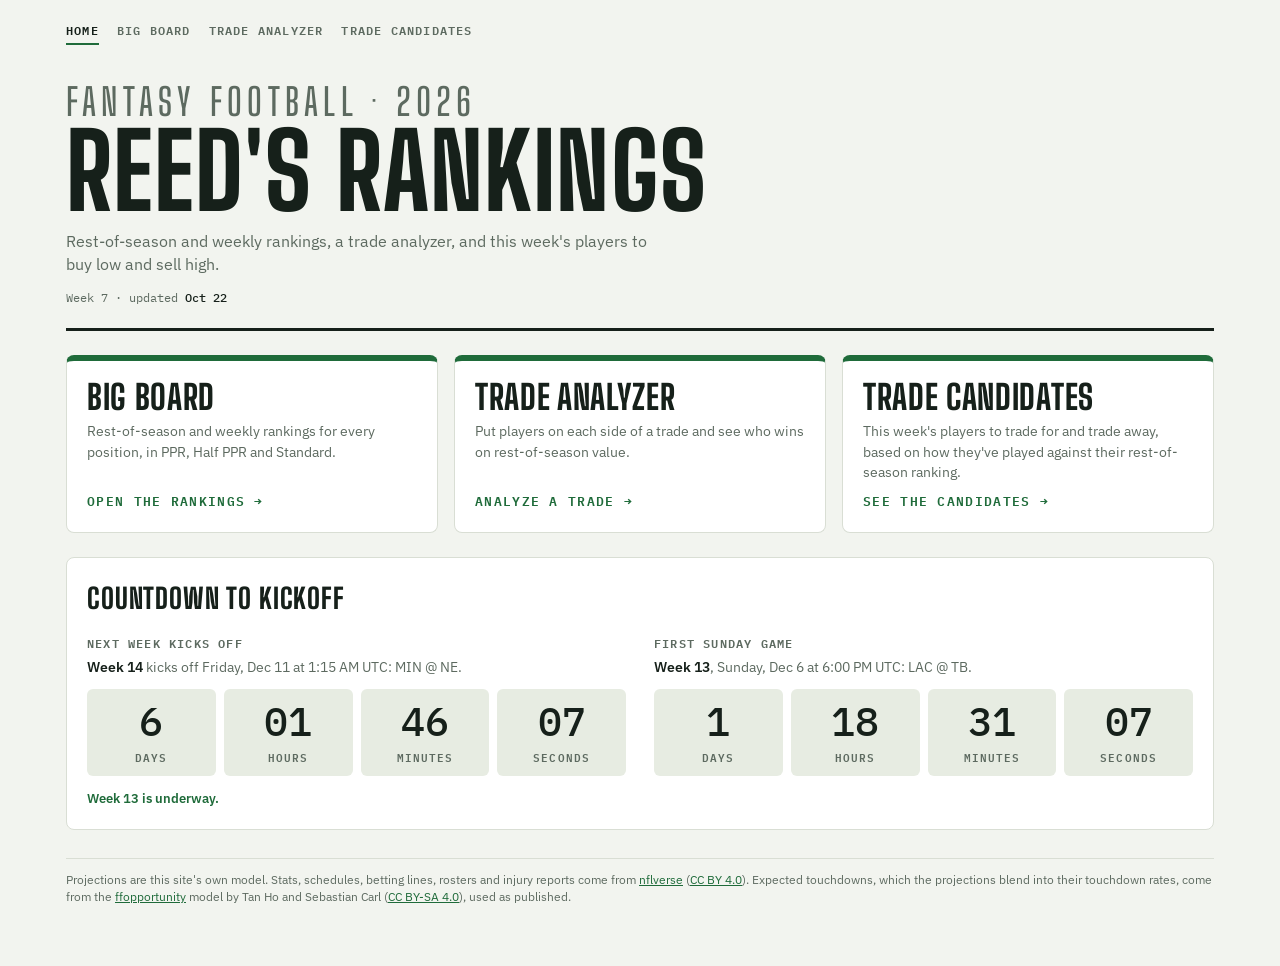
<file: index.html>
<!doctype html>
<html lang="en">
<head>
<meta charset="utf-8">
<meta name="viewport" content="width=device-width,initial-scale=1,viewport-fit=cover">
<title>Reed's Rankings</title>
<link rel="preconnect" href="https://fonts.googleapis.com">
<link rel="preconnect" href="https://fonts.gstatic.com" crossorigin>
<link rel="stylesheet" href="https://fonts.googleapis.com/css2?family=Big+Shoulders+Display:wght@600;800&family=IBM+Plex+Sans:wght@400;500;600&family=IBM+Plex+Mono:wght@400;500&display=swap">
<link rel="stylesheet" href="style.css">
<style>
/* A big title and one large button per page of the site */
.hero{padding-block:28px 22px;border-bottom:3px solid var(--fg)}
.hero h1{font-size:clamp(52px,11vw,104px)}
.hero p{margin:12px 0 0;color:var(--muted);font-size:16px;max-width:60ch}
.hero .meta{text-align:left;margin-top:12px}
.tiles{display:grid;grid-template-columns:repeat(auto-fit,minmax(260px,1fr));gap:16px;margin-top:24px}
.tile{display:flex;flex-direction:column;gap:8px;min-width:0;padding:20px;background:var(--surface);color:var(--fg);text-decoration:none;
  border:1px solid var(--line);border-top:6px solid var(--accent);border-radius:8px;transition:transform .15s,border-color .15s,box-shadow .15s}
.tile:hover{transform:translateY(-2px);border-color:var(--fg);border-top-color:var(--accent);box-shadow:0 8px 24px rgb(0 0 0 / .12)}
.tile:focus-visible{outline:2px solid var(--accent);outline-offset:3px}
.tile h2{font-family:var(--display);font-weight:800;text-transform:uppercase;font-size:34px;line-height:.95;letter-spacing:.02em;margin:0}
.tile p{margin:0;color:var(--muted);flex:1}
.tile .go{font:600 13px var(--mono);text-transform:uppercase;letter-spacing:.1em;color:var(--accent)}
.tile .go::after{content:" →"}
.kickoff{margin-top:24px;background:var(--surface);border:1px solid var(--line);border-radius:8px;padding:20px}
.kickoff h2{font-family:var(--display);font-weight:800;text-transform:uppercase;font-size:28px;letter-spacing:.03em;margin:0}
.clocks{display:grid;grid-template-columns:repeat(auto-fit,minmax(300px,1fr));gap:16px 28px;margin-top:14px}
.clocks>div{min-width:0;display:flex;flex-direction:column}
.kickoff h3{font:600 12px var(--mono);text-transform:uppercase;letter-spacing:.1em;color:var(--muted);margin:0}
.kickoff .when{margin:4px 0 12px;color:var(--muted)}
.kickoff .when b{color:var(--fg);font-weight:600}
/* Pushed to the bottom of each panel, so the two clocks line up when one description wraps */
.clock{display:grid;grid-template-columns:repeat(4,minmax(0,1fr));gap:8px;margin-top:auto}
.clock div{background:var(--chalk);border-radius:6px;padding:12px 6px 10px;text-align:center}
.clock b{display:block;font:500 clamp(28px,6vw,40px)/1 var(--mono);font-variant-numeric:tabular-nums}
.clock span{display:block;margin-top:6px;font:600 11px var(--mono);text-transform:uppercase;letter-spacing:.1em;color:var(--muted)}
.kickoff .live{margin:14px 0 0;font-size:13px;color:var(--muted)}
.kickoff .live b{color:var(--accent);font-weight:600}
</style>
</head>
<body>

<div class="wrap">
  <nav class="site" aria-label="Pages"><a href="index.html" aria-current="page">Home</a><a href="board.html">Big Board</a><a href="trade.html">Trade Analyzer</a><a href="candidates.html">Trade Candidates</a></nav>
  <header class="hero">
    <h1><small id="kicker">Fantasy football</small>Reed's Rankings</h1>
    <p>Rest-of-season and weekly rankings, a trade analyzer, and this week's players to buy low and sell high.</p>
    <div class="meta" id="meta"></div>
  </header>

  <div class="tiles">
    <a class="tile" href="board.html">
      <h2>Big Board</h2>
      <p>Rest-of-season and weekly rankings for every position, in PPR, Half PPR and Standard.</p>
      <span class="go">Open the rankings</span>
    </a>
    <a class="tile" href="trade.html">
      <h2>Trade Analyzer</h2>
      <p>Put players on each side of a trade and see who wins on rest-of-season value.</p>
      <span class="go">Analyze a trade</span>
    </a>
    <a class="tile" href="candidates.html">
      <h2>Trade Candidates</h2>
      <p>This week's players to trade for and trade away, based on how they've played against their rest-of-season ranking.</p>
      <span class="go">See the candidates</span>
    </a>
  </div>

  <section class="kickoff" aria-labelledby="k-title">
    <h2 id="k-title">Countdown to kickoff</h2>
    <div class="clocks">
      <div>
        <h3 id="k-title">Next week kicks off</h3>
        <p class="when" id="k-when"></p>
        <div class="clock" role="timer" aria-labelledby="k-title">
          <div><b id="k-d">–</b><span>Days</span></div>
          <div><b id="k-h">–</b><span>Hours</span></div>
          <div><b id="k-m">–</b><span>Minutes</span></div>
          <div><b id="k-s">–</b><span>Seconds</span></div>
        </div>
      </div>
      <div>
        <h3 id="sun-title">First Sunday game</h3>
        <p class="when" id="sun-when"></p>
        <div class="clock" role="timer" aria-labelledby="sun-title">
          <div><b id="sun-d">–</b><span>Days</span></div>
          <div><b id="sun-h">–</b><span>Hours</span></div>
          <div><b id="sun-m">–</b><span>Minutes</span></div>
          <div><b id="sun-s">–</b><span>Seconds</span></div>
        </div>
      </div>
    </div>
    <p class="live" id="k-live" hidden></p>
  </section>

  <p class="credit">Projections are this site's own model. Stats, schedules, betting lines, rosters and injury reports come from <a href="https://github.com/nflverse" target="_blank" rel="noopener">nflverse</a> (<a href="https://creativecommons.org/licenses/by/4.0/" target="_blank" rel="noopener">CC BY 4.0</a>). Expected touchdowns, which the projections blend into their touchdown rates, come from the <a href="https://github.com/ffverse/ffopportunity" target="_blank" rel="noopener">ffopportunity</a> model by Tan Ho and Sebastian Carl (<a href="https://creativecommons.org/licenses/by-sa/4.0/" target="_blank" rel="noopener">CC BY-SA 4.0</a>), used as published.</p>
</div>

<script src="data.js?v=b7a813c1a7"></script>
<script>
try{
  document.getElementById('kicker').textContent=`Fantasy football · ${INFO.season}`;
  const built=new Date(INFO.built+'T12:00:00').toLocaleDateString('en-US',{month:'short',day:'numeric'});
  document.getElementById('meta').innerHTML=`<span>Week ${INFO.week} · updated <b>${built}</b></span>`;
}catch(e){}

// Two countdowns: the first kickoff of the next week that hasn't started, and the next Sunday's first game.
// While a week is underway, a line below also names its next kickoff.
const $=id=>document.getElementById(id);
const games=(typeof GAMES!=='undefined'?GAMES:[]).slice().sort((a,b)=>a.ko-b.ko);
const day=t=>new Date(t*1000).toLocaleDateString(undefined,{weekday:'long',month:'short',day:'numeric'});
const time=t=>new Date(t*1000).toLocaleTimeString(undefined,{hour:'numeric',minute:'2-digit',timeZoneName:'short'});
const etDay=t=>new Date(t*1000).toLocaleDateString('en-US',{weekday:'long',timeZone:'America/New_York'});
const pad=n=>String(n).padStart(2,'0');
function setClock(k, ko, when, now){
  if(ko===undefined){
    $(`${k}-when`).textContent='The next kickoff will appear after the rankings are next updated.';
    ['d','h','m','s'].forEach(u=>$(`${k}-${u}`).textContent='–'); return;}
  $(`${k}-when`).innerHTML=when;
  let left=Math.max(0,Math.floor(ko-now));
  $(`${k}-d`).textContent=Math.floor(left/86400); left%=86400;
  $(`${k}-h`).textContent=pad(Math.floor(left/3600)); left%=3600;
  $(`${k}-m`).textContent=pad(Math.floor(left/60)); $(`${k}-s`).textContent=pad(left%60);
}
// One game per slot: when several kick off at once, the first one listed in the schedule
const at=(w,ko)=>{const g=games.find(g=>g.w===w&&g.ko===ko); return `${g.a} @ ${g.h}`;};
function tick(){
  const now=Date.now()/1000, openers={};
  for(const g of games) if(!(g.w in openers)) openers[g.w]=g.ko;
  const next=Object.keys(openers).map(Number).sort((a,b)=>a-b).find(w=>openers[w]>now);
  const wko=openers[next];
  setClock('k', wko, wko&&`<b>Week ${next}</b> kicks off ${day(wko)} at ${time(wko)}: ${at(next,wko)}.`, now);
  // Sunday by the league's Eastern schedule, so a London morning game still counts as Sunday's first
  const sun=games.find(g=>g.ko>now&&etDay(g.ko)==='Sunday');
  setClock('sun', sun?.ko, sun&&`<b>Week ${sun.w}</b>, ${day(sun.ko)} at ${time(sun.ko)}: ${at(sun.w,sun.ko)}.`, now);
  // A week that has kicked off but still has games to come, unless its next game is the Sunday clock's
  const cur=games.find(g=>g.ko>now&&openers[g.w]<=now), live=$('k-live');
  if(cur&&cur.ko!==sun?.ko){
    live.innerHTML=`<b>Week ${cur.w} is underway.</b> Next kickoff: ${day(cur.ko)}, ${time(cur.ko)} (${at(cur.w,cur.ko)}).`; live.hidden=false;}
  else if(cur){live.innerHTML=`<b>Week ${cur.w} is underway.</b>`; live.hidden=false;}
  else live.hidden=true;
}
tick(); setInterval(tick,1000);
</script>

</body>
</html>
</file>
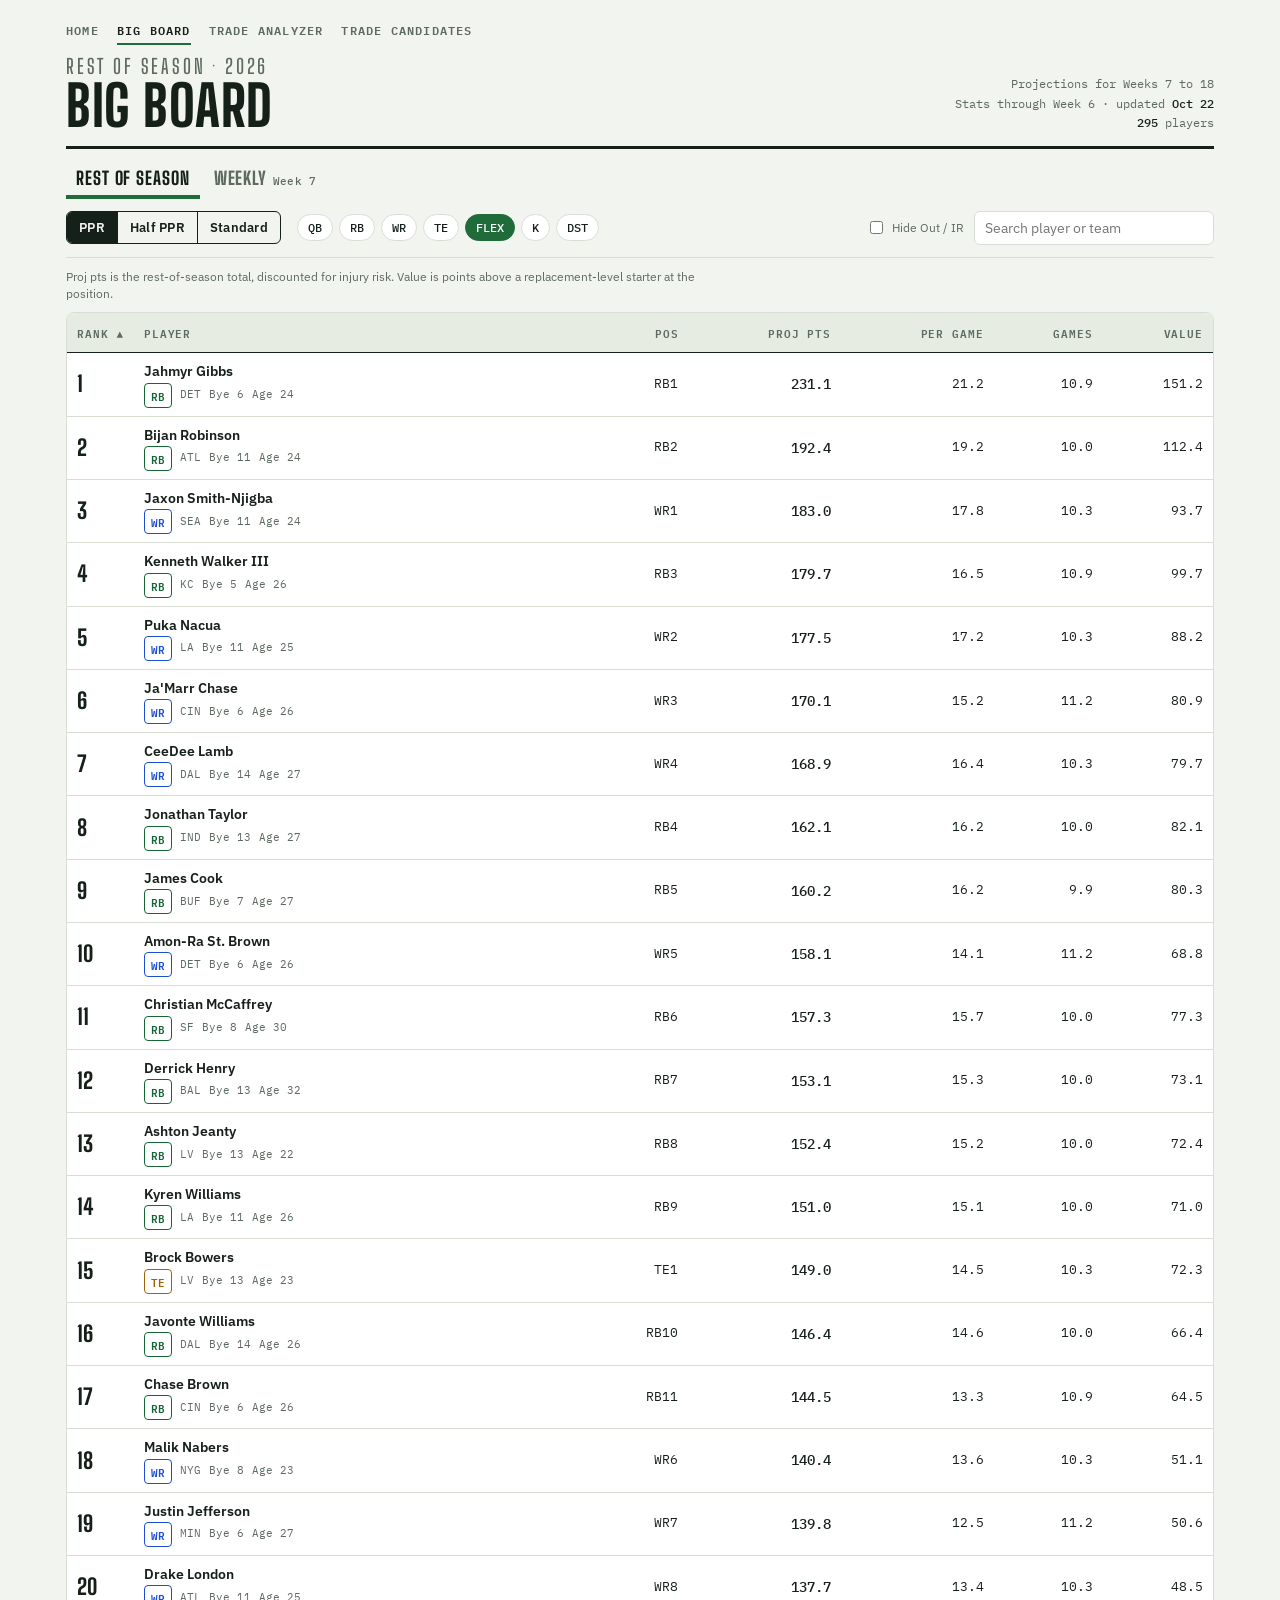
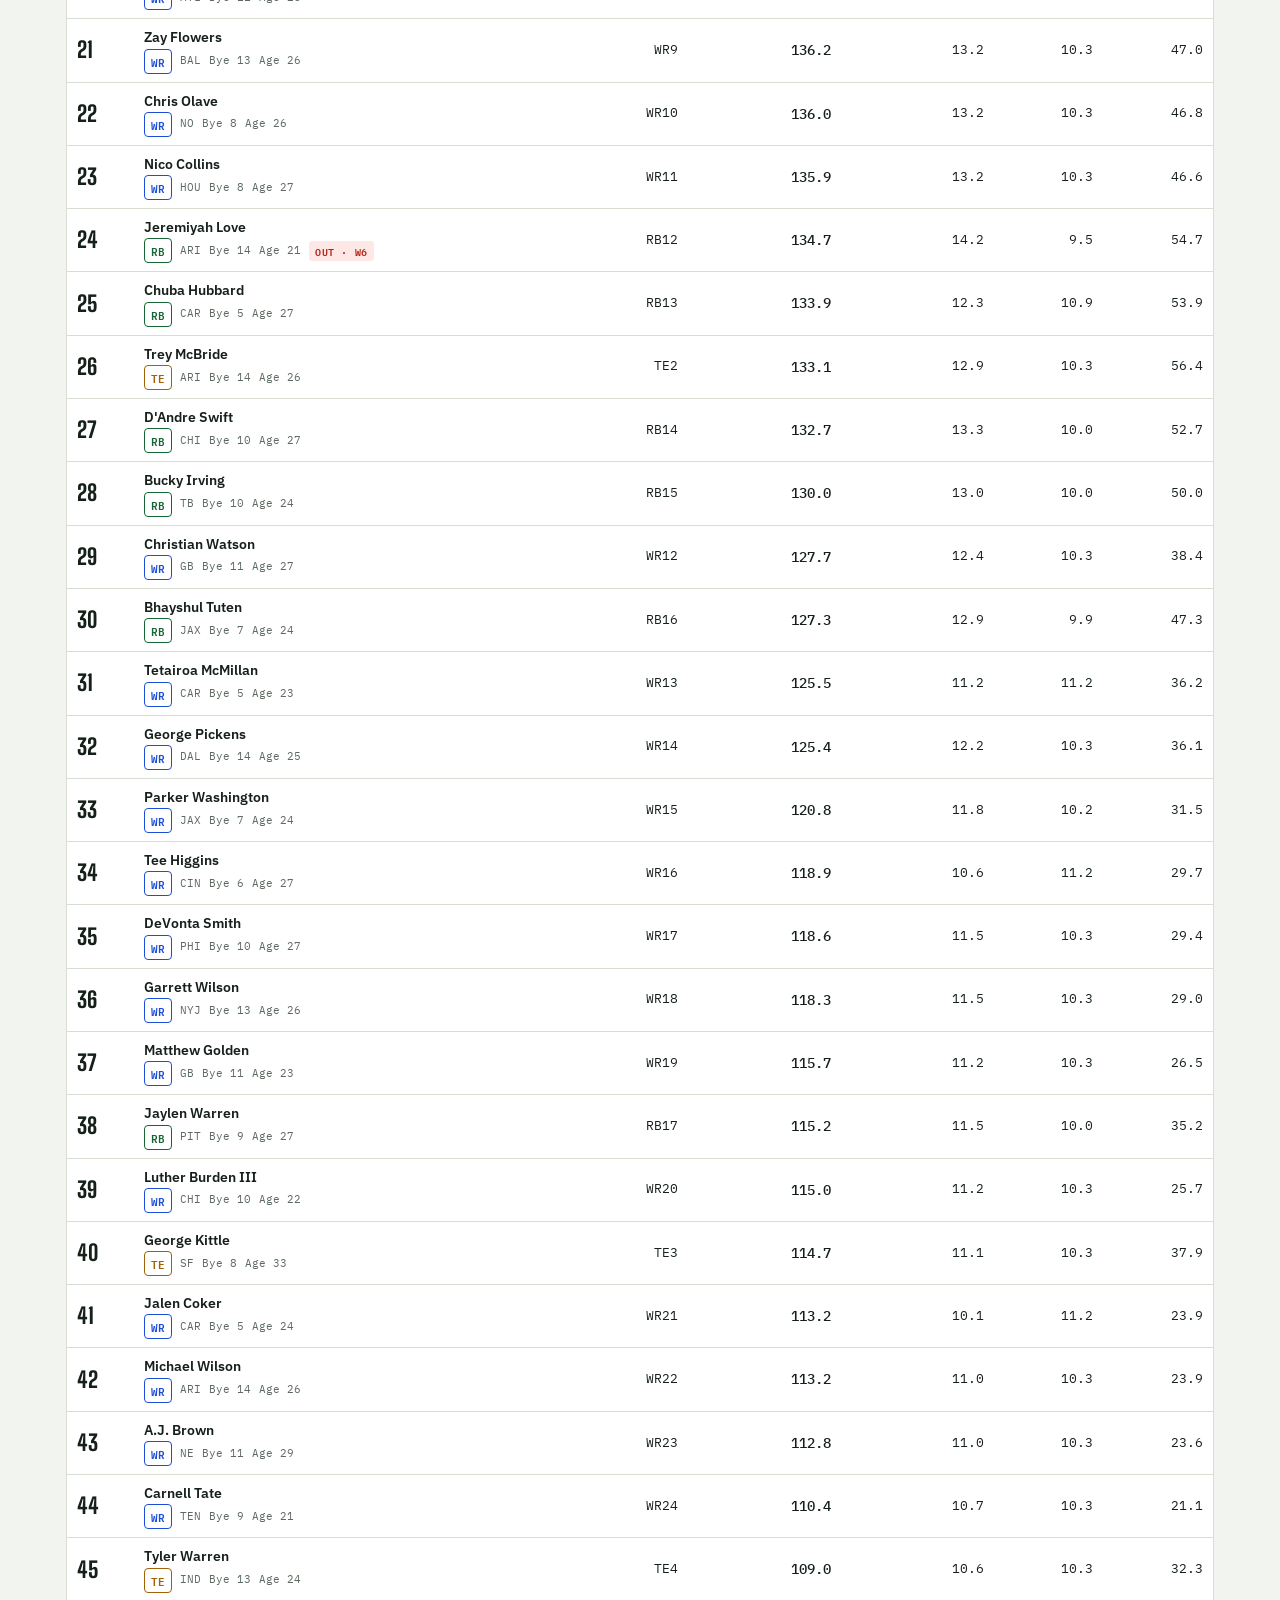
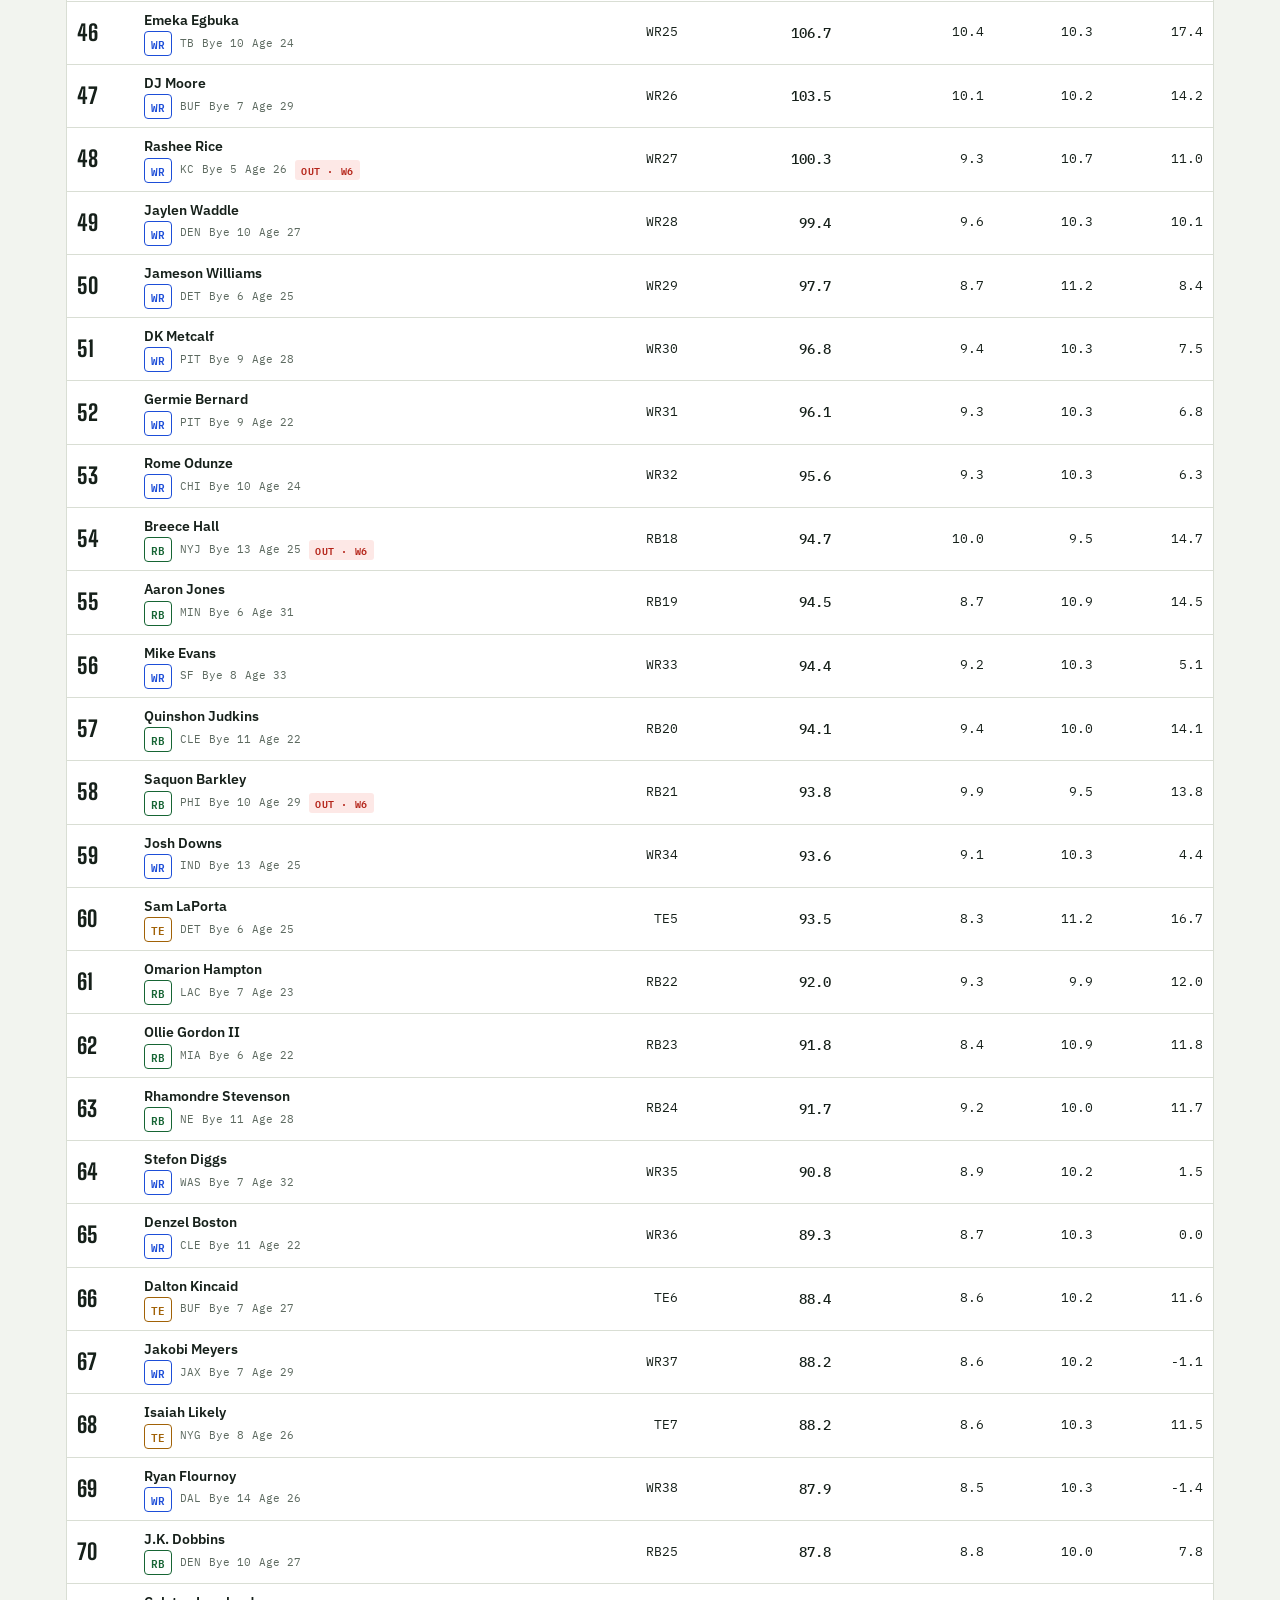
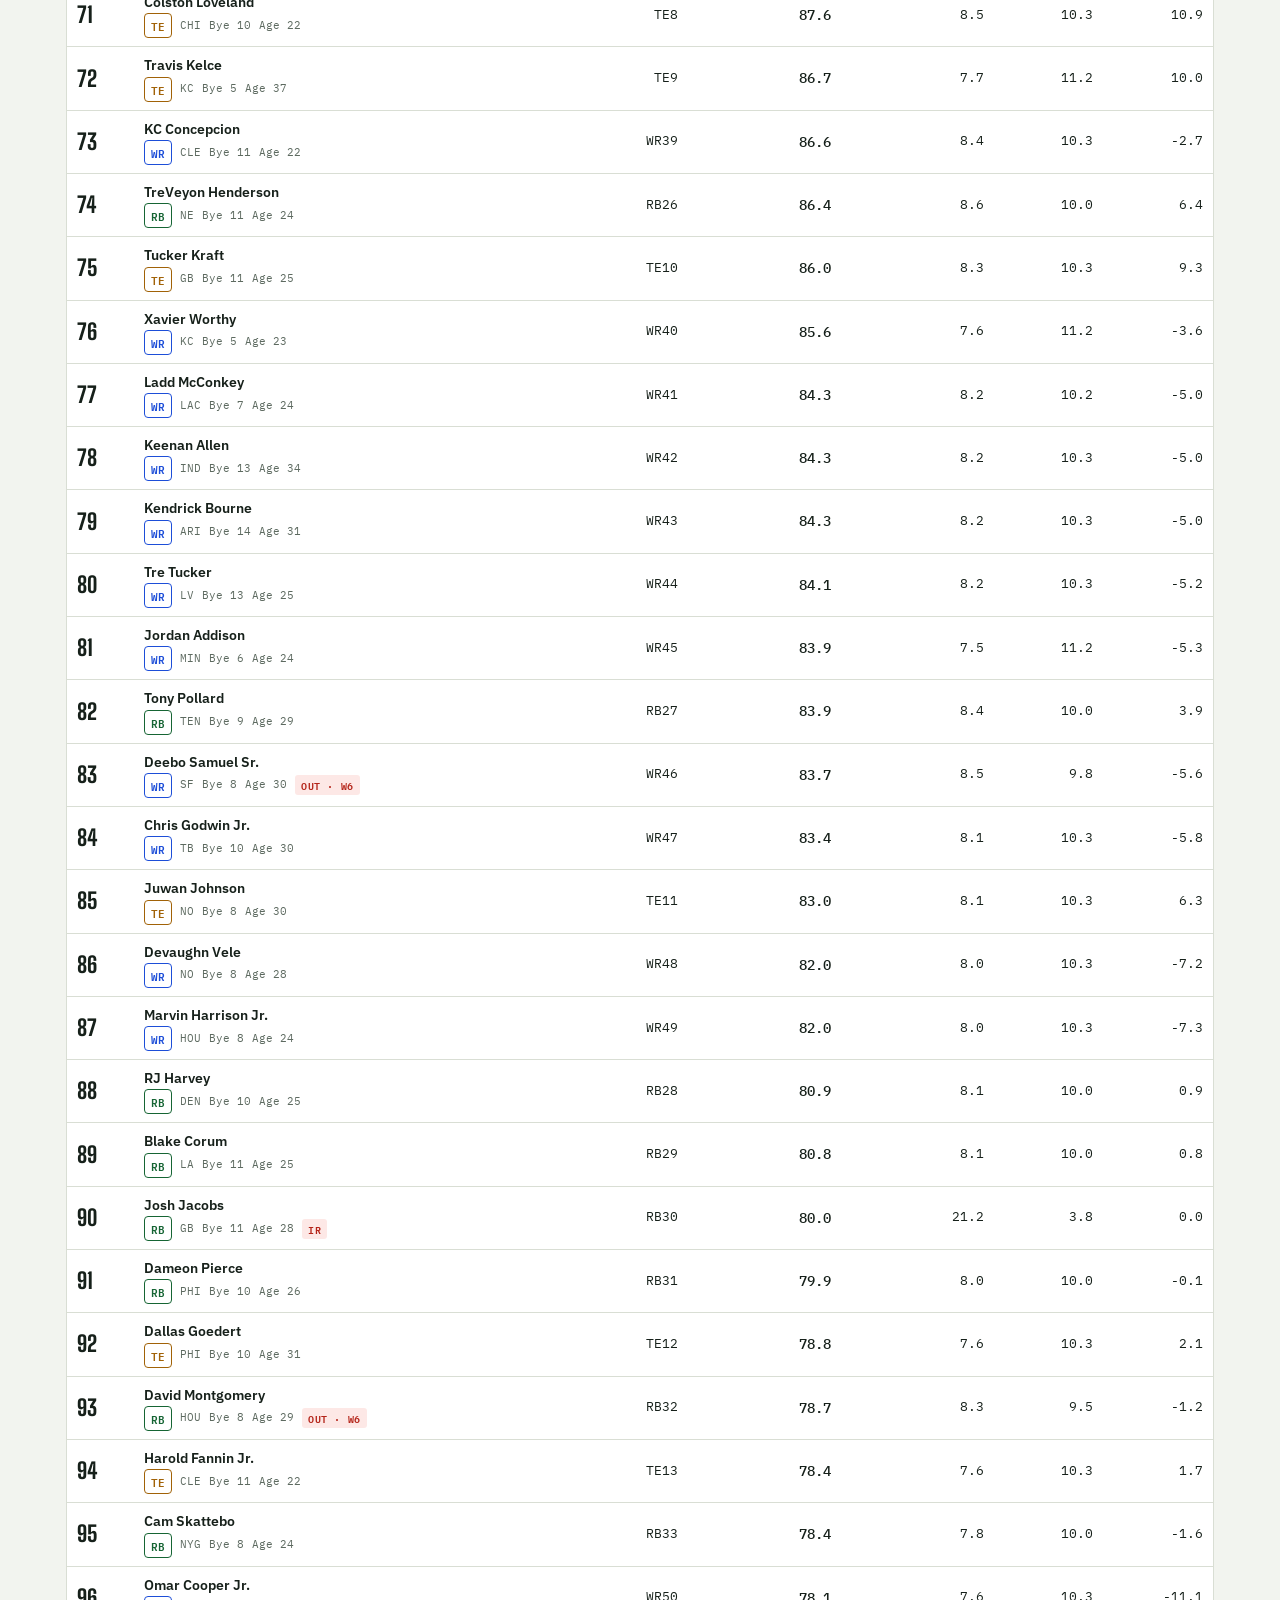
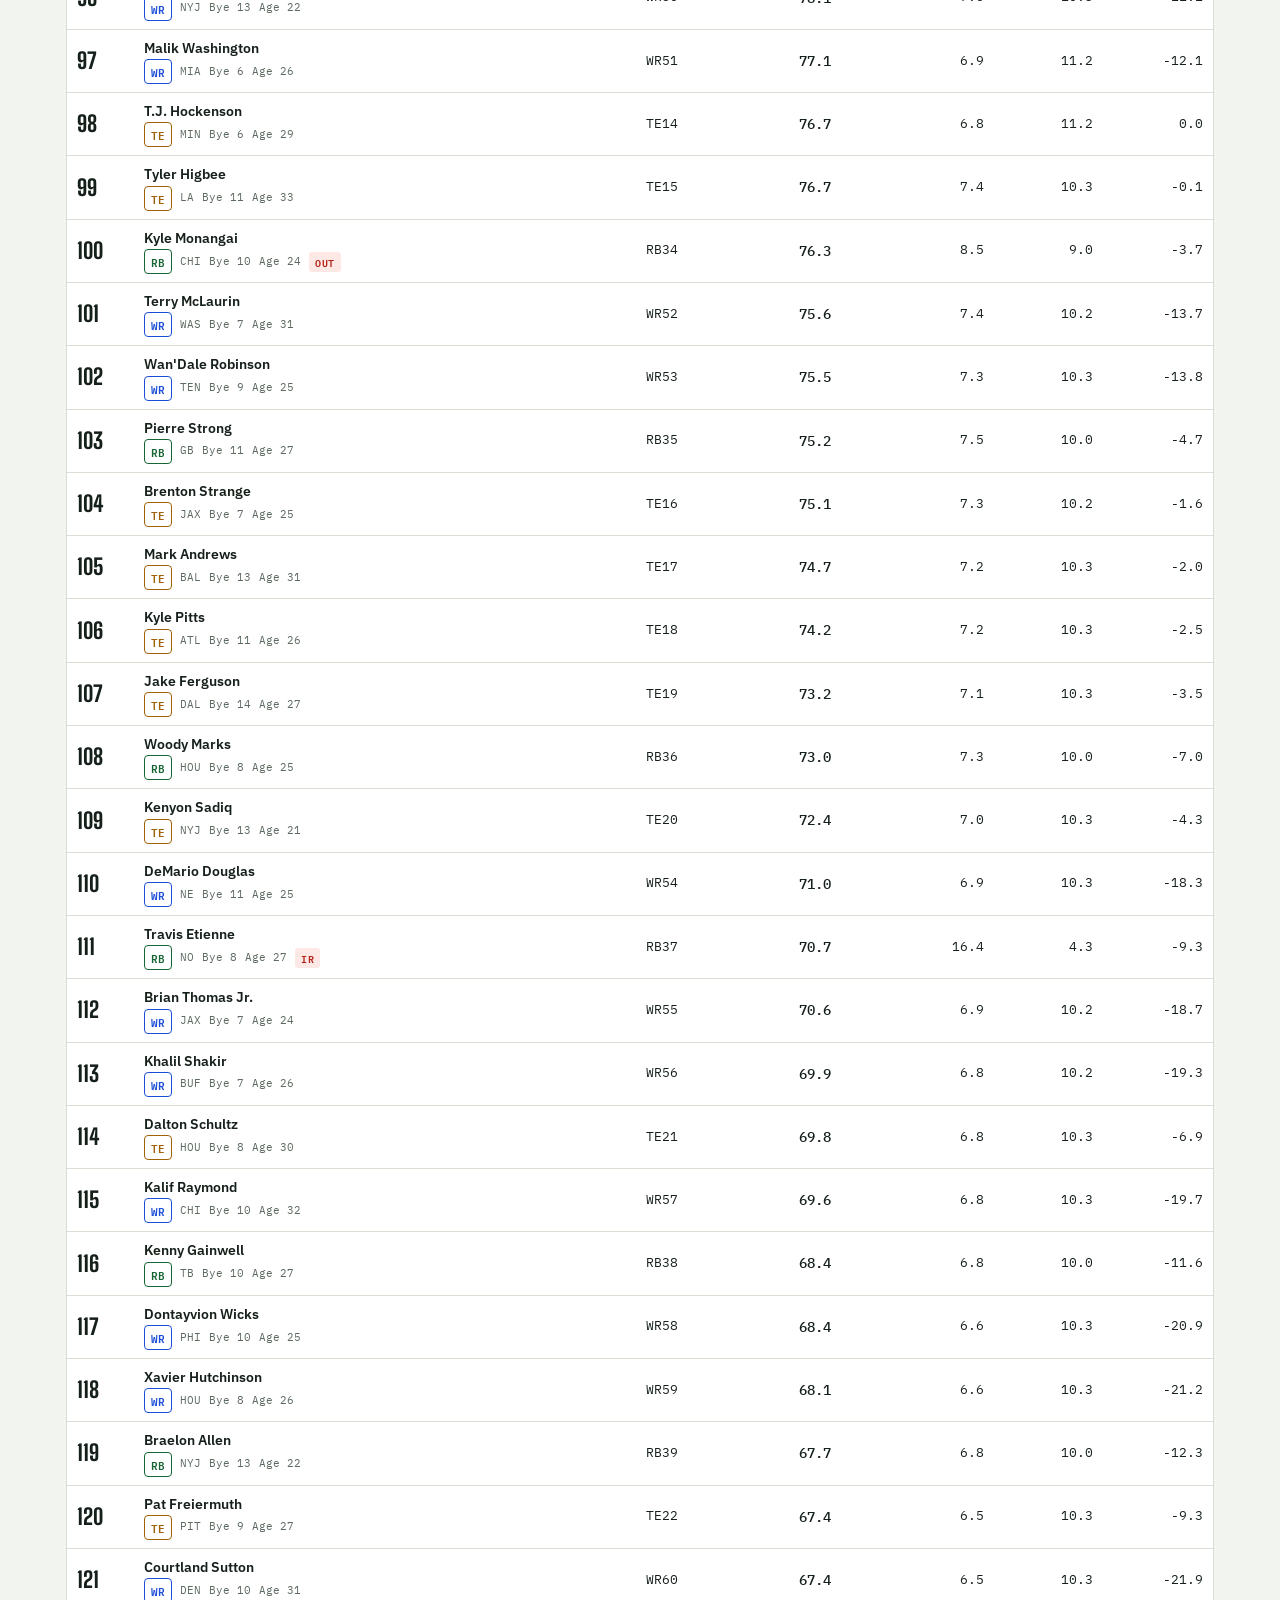
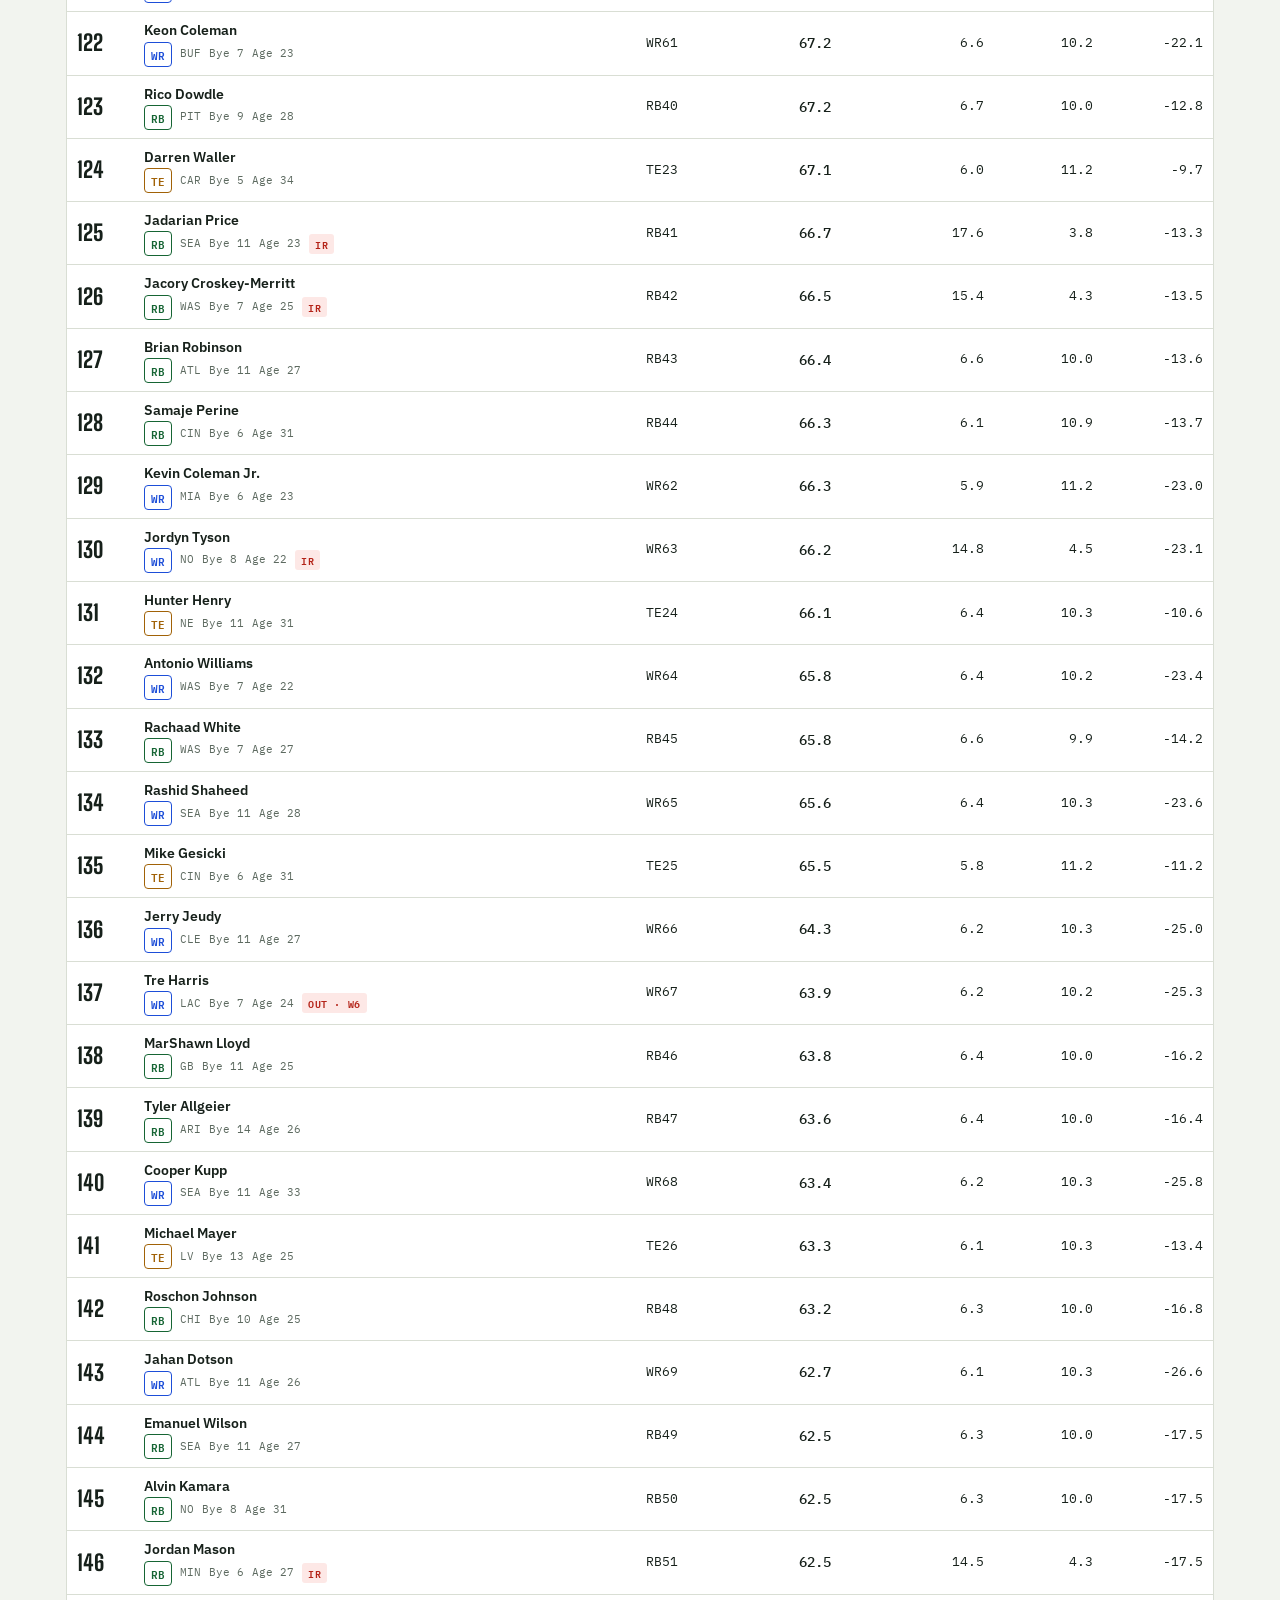
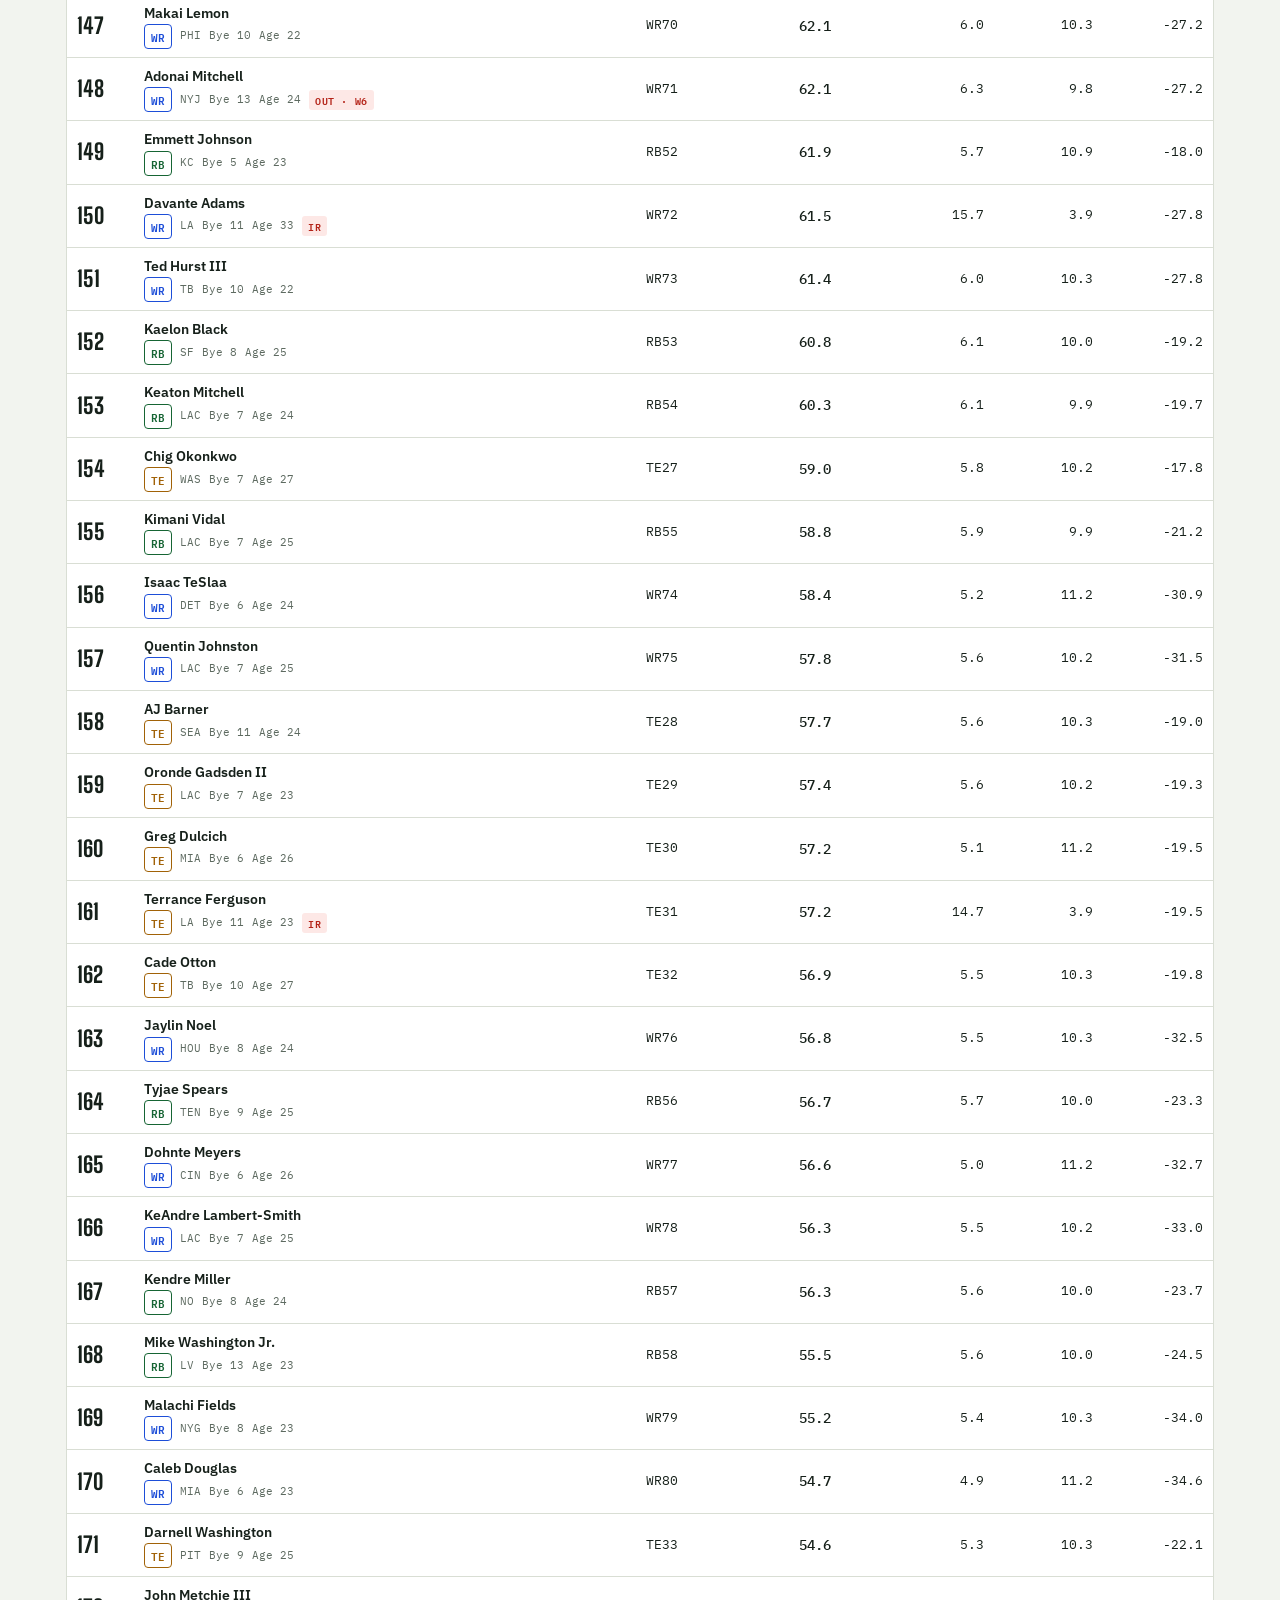
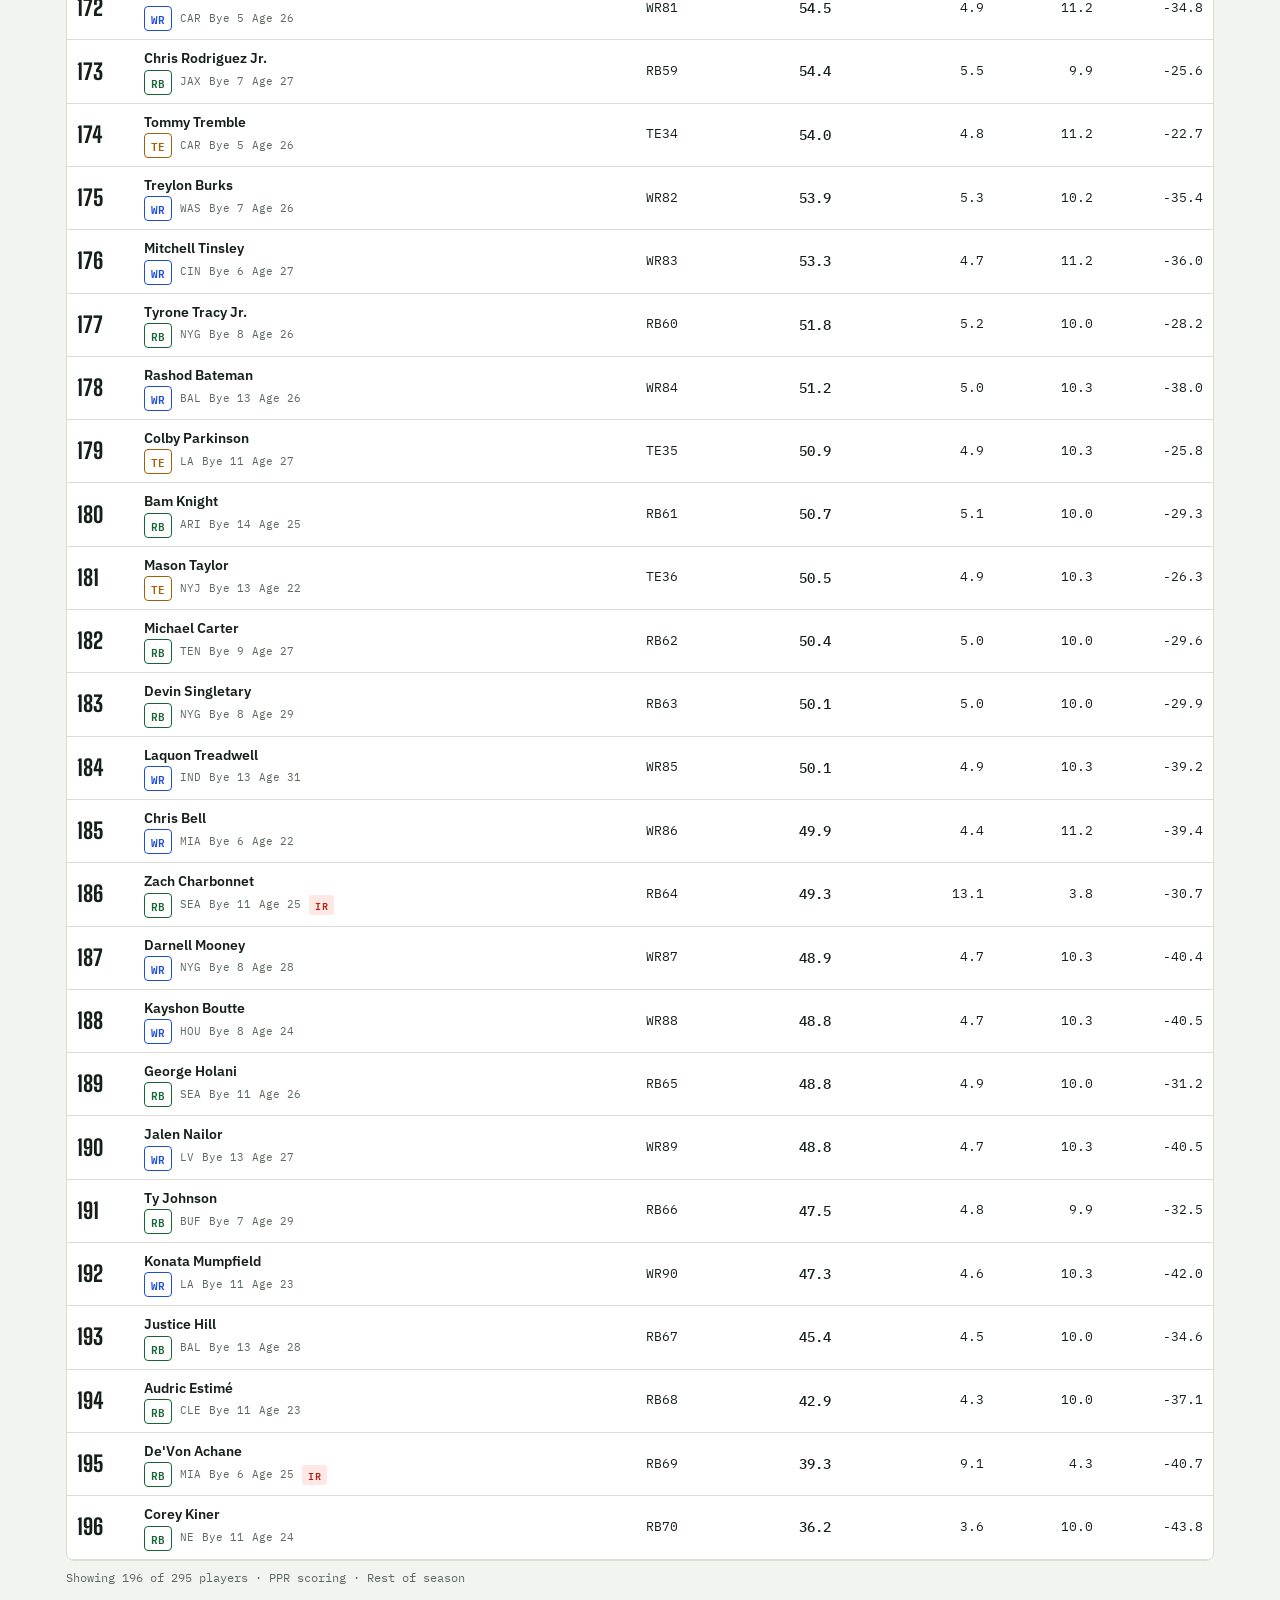
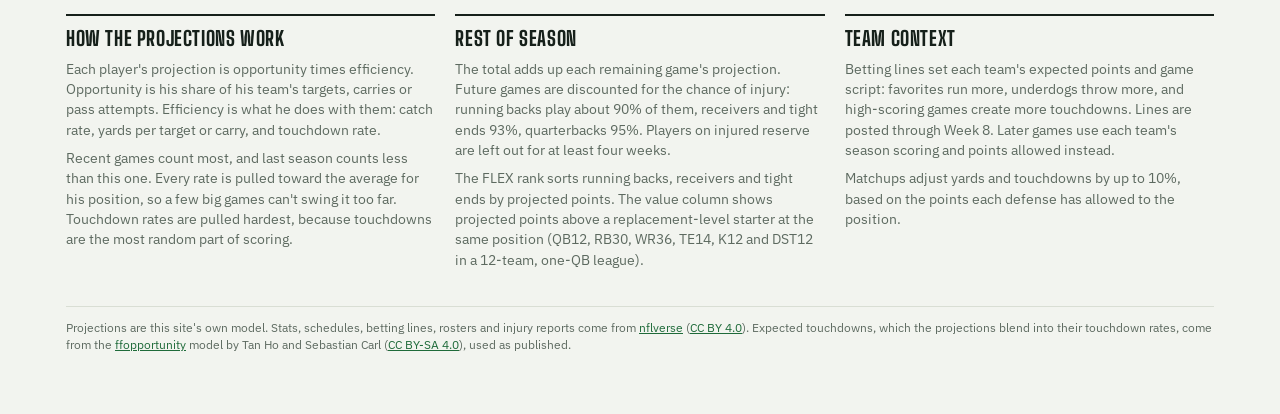
<file: board.html>
<!doctype html>
<html lang="en">
<head>
<meta charset="utf-8">
<meta name="viewport" content="width=device-width,initial-scale=1,viewport-fit=cover">
<title>Big Board</title>
<link rel="preconnect" href="https://fonts.googleapis.com">
<link rel="preconnect" href="https://fonts.gstatic.com" crossorigin>
<link rel="stylesheet" href="https://fonts.googleapis.com/css2?family=Big+Shoulders+Display:wght@600;800&family=IBM+Plex+Sans:wght@400;500;600&family=IBM+Plex+Mono:wght@400;500&display=swap">
<link rel="stylesheet" href="style.css">
</head>
<body>


<div class="wrap">
  <nav class="site" aria-label="Pages"><a href="index.html">Home</a><a href="board.html" aria-current="page">Big Board</a><a href="trade.html">Trade Analyzer</a><a href="candidates.html">Trade Candidates</a></nav>
  <header class="top">
    <h1><small id="kicker"></small>Big Board</h1>
    <div class="meta" id="meta"></div>
  </header>

  <div class="views" role="tablist" aria-label="Ranking view">
    <button type="button" role="tab" id="v-ros" data-v="ros" aria-selected="true">Rest of Season</button>
    <button type="button" role="tab" id="v-wk" data-v="wk" aria-selected="false">Weekly<span class="tag" id="wkTag"></span></button>
  </div>

  <div class="controls" role="toolbar" aria-label="Ranking filters">
    <div class="seg" id="fmt" aria-label="Scoring format">
      <button type="button" data-f="ppr" aria-pressed="true">PPR</button>
      <button type="button" data-f="half" aria-pressed="false">Half PPR</button>
      <button type="button" data-f="std" aria-pressed="false">Standard</button>
    </div>
    <div class="chips" id="pos" aria-label="Position">
      <button type="button" data-p="QB" aria-pressed="false">QB</button>
      <button type="button" data-p="RB" aria-pressed="false">RB</button>
      <button type="button" data-p="WR" aria-pressed="false">WR</button>
      <button type="button" data-p="TE" aria-pressed="false">TE</button>
      <button type="button" data-p="FLEX" aria-pressed="true">FLEX</button>
      <button type="button" data-p="K" aria-pressed="false">K</button>
      <button type="button" data-p="DST" aria-pressed="false">DST</button>
    </div>
    <div class="search">
      <label for="hideInj"><input type="checkbox" id="hideInj"> Hide Out / IR</label>
      <input type="search" id="q" placeholder="Search player or team" aria-label="Search player or team">
    </div>
  </div>

  <p class="notice" id="notice" hidden></p>
  <p class="legend" id="legend"></p>

  <div class="tablebox">
    <table>
      <thead><tr id="head"></tr></thead>
      <tbody id="body"></tbody>
    </table>
  </div>
  <div class="count" id="count"></div>

  <div class="notes" id="notes-ros">
    <section>
      <h2>How the projections work</h2>
      <p>Each player's projection is opportunity times efficiency. Opportunity is his share of his team's targets, carries or pass attempts. Efficiency is what he does with them: catch rate, yards per target or carry, and touchdown rate.</p>
      <p>Recent games count most, and last season counts less than this one. Every rate is pulled toward the average for his position, so a few big games can't swing it too far. Touchdown rates are pulled hardest, because touchdowns are the most random part of scoring.</p>
    </section>
    <section>
      <h2>Rest of season</h2>
      <p>The total adds up each remaining game's projection. Future games are discounted for the chance of injury: running backs play about 90% of them, receivers and tight ends 93%, quarterbacks 95%. Players on injured reserve are left out for at least four weeks.</p>
      <p>The FLEX rank sorts running backs, receivers and tight ends by projected points. The value column shows projected points above a replacement-level starter at the same position (QB12, RB30, WR36, TE14, K12 and DST12 in a 12-team, one-QB league).</p>
    </section>
    <section>
      <h2>Team context</h2>
      <p>Betting lines set each team's expected points and game script: favorites run more, underdogs throw more, and high-scoring games create more touchdowns. <span id="lineNote"></span></p>
      <p>Matchups adjust yards and touchdowns by up to 10%, based on the points each defense has allowed to the position.</p>
    </section>
  </div>

  <div class="notes" id="notes-wk" hidden>
    <section>
      <h2>How the weekly rank is built</h2>
      <p>Weekly rankings are positional, the way start/sit decisions are made. Pick a position to see QB1, RB1 and so on, or FLEX to compare running backs, receivers and tight ends on one list.</p>
      <p>Projections assume the player suits up. Check the injury tag before you set your lineup. When a teammate is out, his share of targets and carries is spread across the players who are left.</p>
    </section>
    <section>
      <h2>Range</h2>
      <p>The bar shows the middle 60% of likely outcomes (20th to 80th percentile), and the tick marks the projection. It's based on how much the player's scoring has swung from game to game, blended with what's typical for his position.</p>
    </section>
    <section>
      <h2>Scoring</h2>
      <p>Offense: 0.04 per passing yard, 4 per passing TD, −2 per interception, 0.1 per rushing or receiving yard, 6 per rushing or receiving TD, −2 per fumble lost, and 1, 0.5 or 0 per catch.</p>
      <p>Kickers: 3 for a field goal under 40 yards, 4 from 40 to 49, 5 from 50 and up, 1 per extra point, −1 per miss. Defenses: 1 per sack, 2 per interception or fumble recovery, 6 per TD, 2 per safety, and 10 down to −4 for points allowed.</p>
    </section>
  </div>

  <p class="credit">Projections are this site's own model. Stats, schedules, betting lines, rosters and injury reports come from <a href="https://github.com/nflverse" target="_blank" rel="noopener">nflverse</a> (<a href="https://creativecommons.org/licenses/by/4.0/" target="_blank" rel="noopener">CC BY 4.0</a>). Expected touchdowns, which the projections blend into their touchdown rates, come from the <a href="https://github.com/ffverse/ffopportunity" target="_blank" rel="noopener">ffopportunity</a> model by Tan Ho and Sebastian Carl (<a href="https://creativecommons.org/licenses/by-sa/4.0/" target="_blank" rel="noopener">CC BY-SA 4.0</a>), used as published.</p>
</div>

<script src="data.js?v=b7a813c1a7"></script>
<script>
const st = {v:'ros', f:'ppr', p:'FLEX', q:'', hide:false, sk:'r', dir:1};
try{const s=JSON.parse(localStorage.getItem('cbb')||'{}'); if(['ppr','half','std'].includes(s.f)) st.f=s.f; if(s.p&&s.p!=='ALL') st.p=s.p; if(s.v==='wk') st.v='wk';}catch(e){}
location.hash.replace('#','')==='weekly' && (st.v='wk');
const $=id=>document.getElementById(id);
const FLEXP=['RB','WR','TE'];
const OUTS=new Set(['Out','IR','PUP','DNR','Doubtful','Sus']);
const FMT={ppr:'PPR',half:'Half PPR',std:'Standard'};
const WEEK=INFO.week;
const built=new Date(INFO.built+'T12:00:00').toLocaleDateString('en-US',{month:'short',day:'numeric'});
const META={
  ros:`<span>Projections for Weeks ${WEEK} to 18</span><span>Stats through Week ${INFO.stats_through} · updated <b>${built}</b></span><span><b>${ROS.length}</b> players</span>`,
  wk:`<span>Week ${WEEK} projections</span><span>Stats through Week ${INFO.stats_through} · updated <b>${built}</b></span><span><b>${WK.length}</b> players</span>`
};
const LEGEND={
  ros:'Proj pts is the rest-of-season total, discounted for injury risk. Value is points above a replacement-level starter at the position.',
  wk:'Proj is the expected score if he plays. Range shows the middle 60% of likely outcomes.'
};
function injTag(o){if(!o.i)return ''; const c=OUTS.has(o.i)?'out':'q'; const l=o.i==='Questionable'?'Q':o.i;
  return o.iw ? `<span class="inj ${c}" title="From the Week ${o.iw} injury report. This week's report isn't out yet.">${l} · W${o.iw}</span>` : `<span class="inj ${c}">${l}</span>`;}
function cols(){
  if(st.v==='ros') return [['r','Rank','l'],['n','Player','l'],['pr','Pos',''],['pts','Proj pts',''],['pg','Per game',''],['gp','Games',''],['v','Value','']];
  return [['r','Rank','l'],['n','Player','l'],['pr','Pos',''],['pts','Proj',''],['hi','Range','range'],[null,'Projected stats','l']];
}
function drawHead(){
  $('head').innerHTML=cols().map(([k,l,c])=>k?`<th class="${c}" data-k="${k}" tabindex="0"${k===st.sk?` aria-sort="${st.dir===1?'ascending':'descending'}"`:''}>${l}</th>`:`<th class="${c}">${l}</th>`).join('');
  document.querySelectorAll('#head th[data-k]').forEach(th=>{th.addEventListener('click',()=>sortBy(th.dataset.k)); th.addEventListener('keydown',e=>{if(e.key==='Enter'||e.key===' '){e.preventDefault();sortBy(th.dataset.k);}});});
}
// Normalize each row to the same shape for both views
function view(o){
  const d=o.f[st.f];
  return {...d, rank: st.p==='FLEX'?d.fx:d.pr};
}
// Rank-like columns sort ascending; point columns sort biggest first
function val(o,k){const v=view(o); if(k==='n')return o.n; if(k==='r')return v.rank??1e9; if(k==='pr')return v.pr??1e9;
  const x=v[k]; return x==null?1e9:-x;}
function bar(v,max){
  const x=n=>Math.max(0,Math.min(100,n/max*100));
  return `<div class="rbox"><span class="rtxt">${v.lo.toFixed(1)}–${v.hi.toFixed(1)}</span><div class="bar"><span class="rail"></span><span class="rng" style="left:${x(v.lo)}%;width:${x(v.hi)-x(v.lo)}%"></span><span class="tick" style="left:${x(v.pts)}%"></span></div></div>`;
}
function gameTag(o){
  if(!o.ko) return '';
  const t=new Date(o.ko*1000), now=Date.now();
  if(now>=o.ko*1000) return `<span class="gstat">Kicked off</span>`;
  const s=t.toLocaleString(undefined,{weekday:'short',hour:'numeric',minute:'2-digit'});
  return `<span class="gstat up">${s}</span>`;
}
const fmt1=x=>x==null?'<span class="na">–</span>':x.toFixed(1);
function render(){
  const data=st.v==='ros'?ROS:WK;
  let rows=data.filter(o=>{
    if(st.p==='FLEX'){if(!FLEXP.includes(o.p))return false;} else if(o.p!==st.p)return false;
    if(st.hide&&OUTS.has(o.i))return false;
    if(st.q){const q=st.q.toLowerCase(); if(!o.n.toLowerCase().includes(q)&&!o.t.toLowerCase().includes(q))return false;}
    return true;});
  rows.sort((a,b)=>{const x=val(a,st.sk),y=val(b,st.sk); return (x<y?-1:x>y?1:0)*st.dir || val(a,'r')-val(b,'r');});
  const wk=st.v==='wk';
  const maxHi=Math.max(1,...rows.map(o=>view(o).hi||0));
  $('body').innerHTML = rows.length? rows.map(o=>{const v=view(o);
    const sub = wk
      ? `<span class="pos ${o.p}">${o.p}</span><span>${o.t}</span><span class="game">${o.o}</span>${gameTag(o)}${injTag(o)}`
      : `<span class="pos ${o.p}">${o.p}</span><span>${o.t}</span>${o.b?`<span>Bye ${o.b}</span>`:''}${o.a?`<span>Age ${o.a}</span>`:''}${injTag(o)}`;
    const cells = wk
      ? `<td class="proj">${fmt1(v.pts)}</td><td class="range">${bar(v,maxHi)}</td><td class="stat l">${o.s}</td>`
      : `<td class="proj">${fmt1(v.pts)}</td><td>${fmt1(v.pg)}</td><td>${fmt1(v.gp)}</td><td>${fmt1(v.v)}</td>`;
    return `<tr>
      <td class="rank l">${v.rank??'–'}</td>
      <td class="player l"><div class="pname">${o.n}</div><div class="psub">${sub}</div></td>
      <td>${o.p}${v.pr??''}</td>${cells}</tr>`;}).join('') : `<tr><td colspan="${cols().length}" class="empty">No players match. Clear the search or switch positions.</td></tr>`;
  $('count').textContent=`Showing ${rows.length} of ${data.length} players · ${FMT[st.f]} scoring · ${wk?`Week ${WEEK}`:'Rest of season'}`;
  $('kicker').textContent = `${wk?`Week ${WEEK}`:'Rest of season'} · ${INFO.season}`;
  $('meta').innerHTML=META[st.v];
  $('legend').textContent=LEGEND[st.v];
  const n=$('notice'), stale=WK.find(o=>o.iw);
  if(wk&&stale){n.hidden=false; n.innerHTML=`<b>Week ${WEEK} injury reports aren't out yet.</b> Teams file them Wednesday to Friday. Players tagged “Out · W${stale.iw}” missed last week's game and may sit again.`;} else n.hidden=true;
  $('notes-ros').hidden=wk; $('notes-wk').hidden=!wk;
  document.querySelectorAll('.views button').forEach(b=>b.setAttribute('aria-selected',b.dataset.v===st.v));
  document.querySelectorAll('#fmt button').forEach(b=>b.setAttribute('aria-pressed',b.dataset.f===st.f));
  document.querySelectorAll('#pos button').forEach(b=>b.setAttribute('aria-pressed',b.dataset.p===st.p));
  drawHead();
  try{localStorage.setItem('cbb',JSON.stringify({f:st.f,p:st.p,v:st.v}));}catch(e){}
}
function sortBy(k){ if(st.sk===k) st.dir*=-1; else {st.sk=k; st.dir=1;} render(); }
$('wkTag').textContent=`Week ${WEEK}`;
const lw=INFO.line_weeks;
$('lineNote').textContent = lw.length ? `Lines are posted through Week ${lw[lw.length-1]}. Later games use each team's season scoring and points allowed instead.` : 'No lines are posted yet, so games use each team\'s season scoring and points allowed instead.';
document.querySelector('.views').addEventListener('click',e=>{const b=e.target.closest('button'); if(!b)return; st.v=b.dataset.v; st.sk='r'; st.dir=1; render();});
$('fmt').addEventListener('click',e=>{const b=e.target.closest('button'); if(b){st.f=b.dataset.f; render();}});
$('pos').addEventListener('click',e=>{const b=e.target.closest('button'); if(b){st.p=b.dataset.p; st.sk='r'; st.dir=1; render();}});
$('q').addEventListener('input',e=>{st.q=e.target.value.trim(); render();});
$('hideInj').addEventListener('change',e=>{st.hide=e.target.checked; render();});
render();
</script>

</body>
</html>
</file>
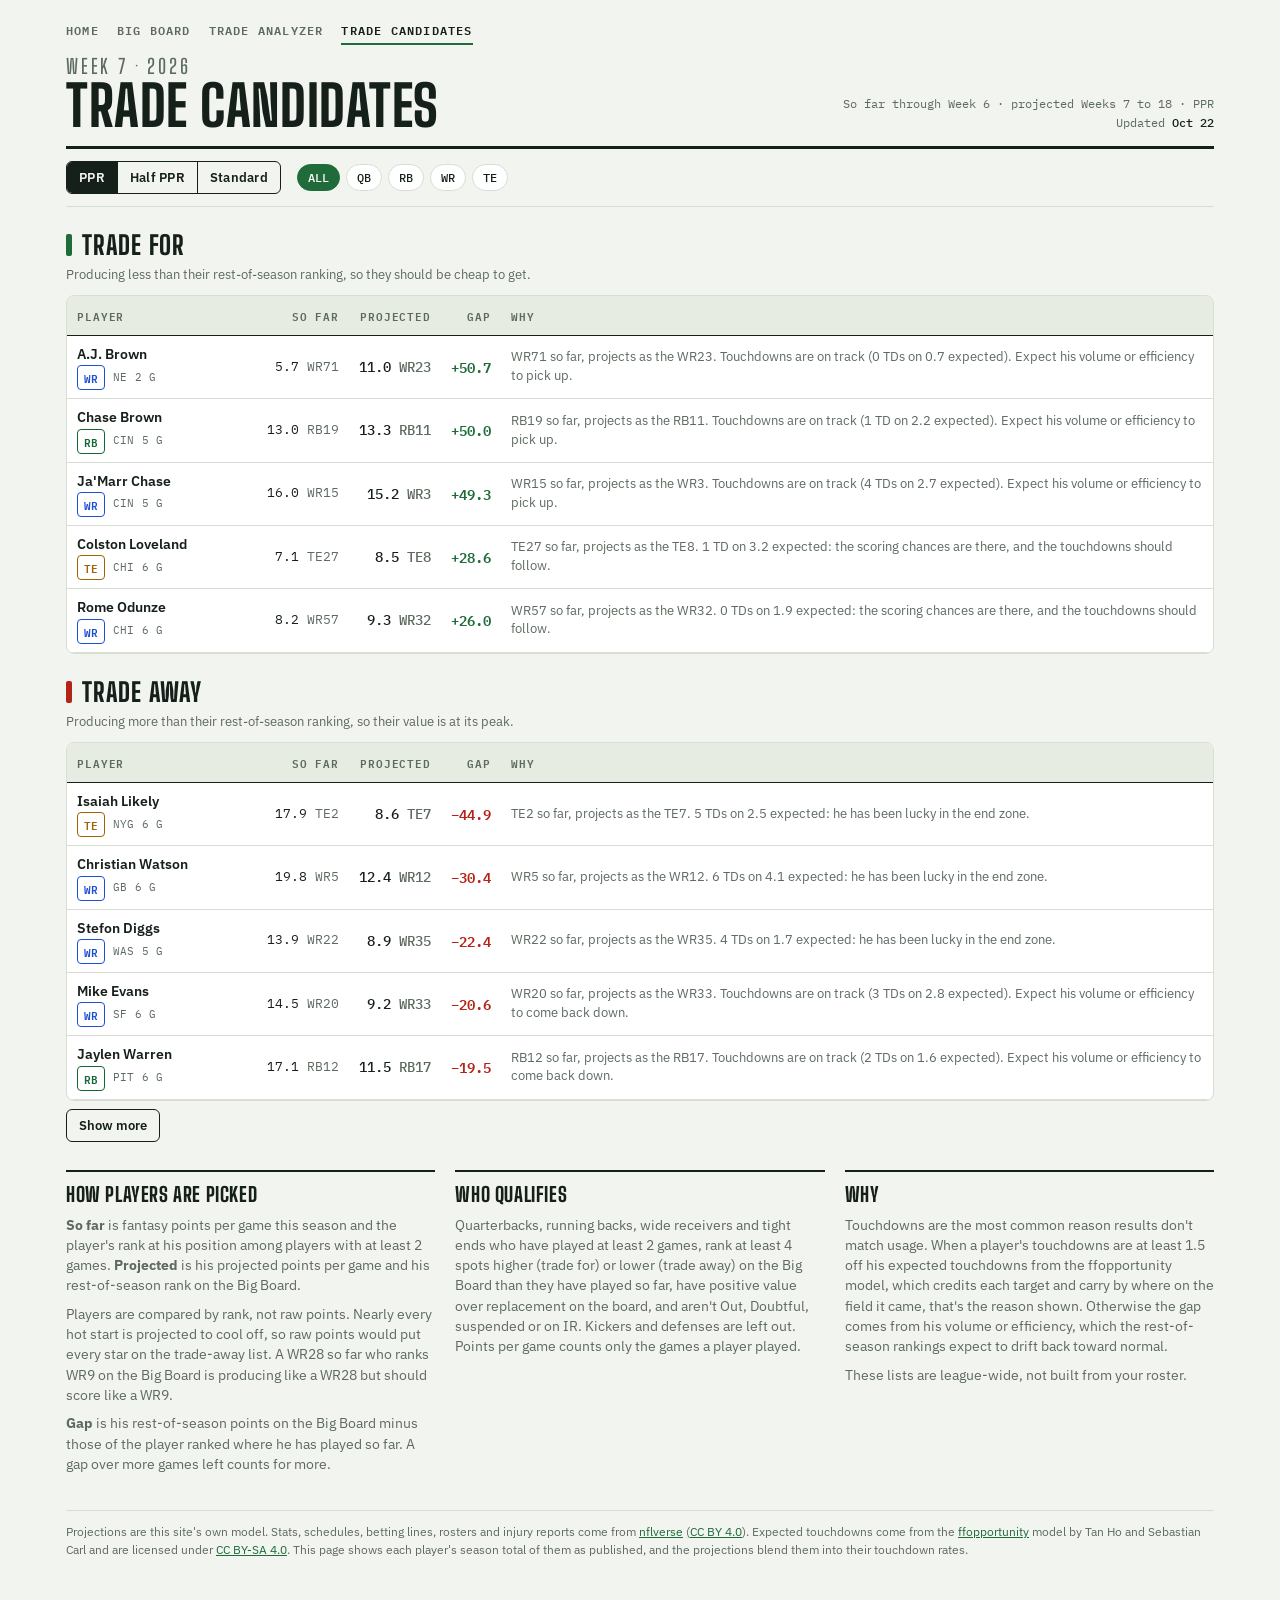
<file: candidates.html>
<!doctype html>
<html lang="en">
<head>
<meta charset="utf-8">
<meta name="viewport" content="width=device-width,initial-scale=1,viewport-fit=cover">
<title>Trade Candidates</title>
<link rel="preconnect" href="https://fonts.googleapis.com">
<link rel="preconnect" href="https://fonts.gstatic.com" crossorigin>
<link rel="stylesheet" href="https://fonts.googleapis.com/css2?family=Big+Shoulders+Display:wght@600;800&family=IBM+Plex+Sans:wght@400;500;600&family=IBM+Plex+Mono:wght@400;500&display=swap">
<link rel="stylesheet" href="style.css">
<style>
/* Two lists, trade for over trade away, each a short table with a reason per player */
.list{margin-top:20px}
.list h2{font-family:var(--display);font-weight:800;text-transform:uppercase;font-size:26px;letter-spacing:.03em;margin:0 0 2px;display:flex;align-items:center;gap:10px}
.list h2::before{content:"";width:6px;height:22px;border-radius:2px;background:var(--accent)}
.list.sell h2::before{background:var(--bad)}
.list .sub{color:var(--muted);font-size:13px;margin:0 0 10px}
.list table{min-width:720px}
td.gap{font-weight:600;font-size:14px}
.buy td.gap{color:var(--accent)} .sell td.gap{color:var(--bad)}
td.why{font-family:var(--body);font-size:13px;color:var(--muted);white-space:normal;text-align:left;min-width:220px}
.more{margin-top:8px;font:600 13px var(--body);background:transparent;color:var(--fg);border:1.5px solid var(--fg);border-radius:6px;padding:7px 12px;cursor:pointer}
</style>
</head>
<body>

<div class="wrap">
  <nav class="site" aria-label="Pages"><a href="index.html">Home</a><a href="board.html">Big Board</a><a href="trade.html">Trade Analyzer</a><a href="candidates.html" aria-current="page">Trade Candidates</a></nav>
  <header class="top">
    <h1><small id="kicker"></small>Trade Candidates</h1>
    <div class="meta" id="meta"></div>
  </header>

  <div class="controls" role="toolbar" aria-label="Filters">
    <div class="seg" id="fmt" aria-label="Scoring format">
      <button type="button" data-f="ppr" aria-pressed="true">PPR</button>
      <button type="button" data-f="half" aria-pressed="false">Half PPR</button>
      <button type="button" data-f="std" aria-pressed="false">Standard</button>
    </div>
    <div class="chips" id="pos" aria-label="Position">
      <button type="button" data-p="ALL" aria-pressed="true">ALL</button>
      <button type="button" data-p="QB" aria-pressed="false">QB</button>
      <button type="button" data-p="RB" aria-pressed="false">RB</button>
      <button type="button" data-p="WR" aria-pressed="false">WR</button>
      <button type="button" data-p="TE" aria-pressed="false">TE</button>
    </div>
  </div>

  <section class="list buy" aria-labelledby="h-buy">
    <h2 id="h-buy">Trade for</h2>
    <p class="sub">Producing less than their rest-of-season ranking, so they should be cheap to get.</p>
    <div class="tablebox"><table><thead><tr>
      <th class="l">Player</th><th>So far</th><th>Projected</th><th>Gap</th><th class="l">Why</th>
    </tr></thead><tbody id="buy"></tbody></table></div>
  </section>

  <section class="list sell" aria-labelledby="h-sell">
    <h2 id="h-sell">Trade away</h2>
    <p class="sub">Producing more than their rest-of-season ranking, so their value is at its peak.</p>
    <div class="tablebox"><table><thead><tr>
      <th class="l">Player</th><th>So far</th><th>Projected</th><th>Gap</th><th class="l">Why</th>
    </tr></thead><tbody id="sell"></tbody></table></div>
  </section>

  <button type="button" class="more" id="more" aria-expanded="false">Show more</button>

  <div class="notes">
    <section>
      <h2>How players are picked</h2>
      <p><b>So far</b> is fantasy points per game this season and the player's rank at his position among players with at least 2 games. <b>Projected</b> is his projected points per game and his rest-of-season rank on the Big Board.</p>
      <p>Players are compared by rank, not raw points. Nearly every hot start is projected to cool off, so raw points would put every star on the trade-away list. A WR28 so far who ranks WR9 on the Big Board is producing like a WR28 but should score like a WR9.</p>
      <p><b>Gap</b> is his rest-of-season points on the Big Board minus those of the player ranked where he has played so far. A gap over more games left counts for more.</p>
    </section>
    <section>
      <h2>Who qualifies</h2>
      <p>Quarterbacks, running backs, wide receivers and tight ends who have played at least 2 games, rank at least 4 spots higher (trade for) or lower (trade away) on the Big Board than they have played so far, have positive value over replacement on the board, and aren't Out, Doubtful, suspended or on IR. Kickers and defenses are left out. Points per game counts only the games a player played.</p>
    </section>
    <section>
      <h2>Why</h2>
      <p>Touchdowns are the most common reason results don't match usage. When a player's touchdowns are at least 1.5 off his expected touchdowns from the ffopportunity model, which credits each target and carry by where on the field it came, that's the reason shown. Otherwise the gap comes from his volume or efficiency, which the rest-of-season rankings expect to drift back toward normal.</p>
      <p>These lists are league-wide, not built from your roster.</p>
    </section>
  </div>

  <p class="credit">Projections are this site's own model. Stats, schedules, betting lines, rosters and injury reports come from <a href="https://github.com/nflverse" target="_blank" rel="noopener">nflverse</a> (<a href="https://creativecommons.org/licenses/by/4.0/" target="_blank" rel="noopener">CC BY 4.0</a>). Expected touchdowns come from the <a href="https://github.com/ffverse/ffopportunity" target="_blank" rel="noopener">ffopportunity</a> model by Tan Ho and Sebastian Carl and are licensed under <a href="https://creativecommons.org/licenses/by-sa/4.0/" target="_blank" rel="noopener">CC BY-SA 4.0</a>. This page shows each player's season total of them as published, and the projections blend them into their touchdown rates.</p>
</div>

<script src="data.js?v=b7a813c1a7"></script>
<script>
const $=id=>document.getElementById(id);
const FMT={ppr:'PPR',half:'Half PPR',std:'Standard'};
const OUTS=new Set(['Out','IR','PUP','DNR','Doubtful','Sus']);
const POS=new Set(['QB','RB','WR','TE']);
const MIN_GAMES=2;     // games played before a player can appear
const MIN_MOVE=4;      // spots a player's Big Board rank must differ from his rank so far
const TD_LUCK=1.5;     // touchdowns this far from expected become the reason shown
const SHORT=5, LONG=10;
const st={f:'ppr', p:'ALL', more:false};
try{const s=JSON.parse(localStorage.getItem('cbb')||'{}'); if(FMT[s.f]) st.f=s.f;
  const c=JSON.parse(localStorage.getItem('cbb-cand')||'{}'); if(c.p==='ALL'||POS.has(c.p)) st.p=c.p; st.more=!!c.more;}catch(e){}
const fmt1=x=>x.toFixed(1);
const sign=x=>(x>0?'+':x<0?'−':'')+fmt1(Math.abs(x));
const esc=s=>s.replace(/[&<>"]/g,c=>({'&':'&amp;','<':'&lt;','>':'&gt;','"':'&quot;'}[c]));
function injTag(o){if(!o.i)return ''; return `<span class="inj q">${o.i==='Questionable'?'Q':esc(o.i)}</span>`;}

// Within each position, rank everyone with enough games by points per game so far. Each player's gap is his
// Big Board rest-of-season points minus those of the player at his so-far rank on the Big Board.
function candidates(){
  const out=[];
  for(const pos of POS){
    if(st.p!=='ALL'&&pos!==st.p) continue;
    const board=ROS.filter(o=>o.p===pos).sort((a,b)=>a.f[st.f].pr-b.f[st.f].pr);
    const soFar=ROS.filter(o=>o.p===pos&&(o.g||0)>=MIN_GAMES&&o.f[st.f].ypg!=null)
      .sort((a,b)=>b.f[st.f].ypg-a.f[st.f].ypg);
    soFar.forEach((o,i)=>{const d=o.f[st.f];
      if(OUTS.has(o.i)||d.v<=0||d.pg==null) return;
      const peer=board[Math.min(i,board.length-1)].f[st.f];
      out.push({o, d, now:i+1, next:d.pr, total:d.pts-peer.pts});});
  }
  return out;
}

function why(c, buy){
  const {o}=c, off=o.td-o.xtd, td=`${o.td} TD${o.td===1?'':'s'} on ${fmt1(o.xtd)} expected`;
  const move=`${o.p}${c.now} so far, projects as the ${o.p}${c.next}.`;
  if(buy&&off<=-TD_LUCK) return `${move} ${td}: the scoring chances are there, and the touchdowns should follow.`;
  if(!buy&&off>=TD_LUCK) return `${move} ${td}: he has been lucky in the end zone.`;
  const rest=buy?'volume or efficiency to pick up':'volume or efficiency to come back down';
  if(Math.abs(off)>=TD_LUCK) return `${move} Even with ${td}, expect his ${rest}.`;
  return `${move} Touchdowns are on track (${td}). Expect his ${rest}.`;
}

function rows(list, buy){
  if(!list.length) return `<tr><td colspan="5" class="empty">No players qualify yet.</td></tr>`;
  return list.map(c=>{const {o,d}=c;
    return `<tr><td class="l player"><div class="pname">${esc(o.n)}</div><div class="psub"><span class="pos ${o.p}">${o.p}</span><span>${o.t}</span><span>${o.g} G</span>${injTag(o)}</div></td>
      <td>${fmt1(d.ypg)} <span class="na">${o.p}${c.now}</span></td><td class="proj">${fmt1(d.pg)} <span class="na">${o.p}${c.next}</span></td>
      <td class="gap">${sign(c.total)}</td><td class="why">${why(c,buy)}</td></tr>`;}).join('');
}

function render(){
  const all=candidates(), n=st.more?LONG:SHORT;
  const buy=all.filter(c=>c.total>0&&c.now-c.next>=MIN_MOVE).sort((a,b)=>b.total-a.total).slice(0,n);
  const sell=all.filter(c=>c.total<0&&c.next-c.now>=MIN_MOVE).sort((a,b)=>a.total-b.total).slice(0,n);
  $('buy').innerHTML=rows(buy,true); $('sell').innerHTML=rows(sell,false);
  $('more').textContent=st.more?'Show less':'Show more';
  $('more').setAttribute('aria-expanded',st.more);
  document.querySelectorAll('#fmt button').forEach(b=>b.setAttribute('aria-pressed',b.dataset.f===st.f));
  document.querySelectorAll('#pos button').forEach(b=>b.setAttribute('aria-pressed',b.dataset.p===st.p));
  $('kicker').textContent=`Week ${INFO.week} · ${INFO.season}`;
  const built=new Date(INFO.built+'T12:00:00').toLocaleDateString('en-US',{month:'short',day:'numeric'});
  $('meta').innerHTML=`<span>So far through Week ${INFO.stats_through} · projected Weeks ${INFO.week} to 18 · ${FMT[st.f]}</span><span>Updated <b>${built}</b></span>`;
  try{const s=JSON.parse(localStorage.getItem('cbb')||'{}'); s.f=st.f; localStorage.setItem('cbb',JSON.stringify(s));
      localStorage.setItem('cbb-cand',JSON.stringify({p:st.p,more:st.more}));}catch(e){}
}
$('fmt').addEventListener('click',e=>{const b=e.target.closest('button'); if(b){st.f=b.dataset.f; render();}});
$('pos').addEventListener('click',e=>{const b=e.target.closest('button'); if(b){st.p=b.dataset.p; render();}});
$('more').addEventListener('click',()=>{st.more=!st.more; render();});
render();
</script>

</body>
</html>
</file>
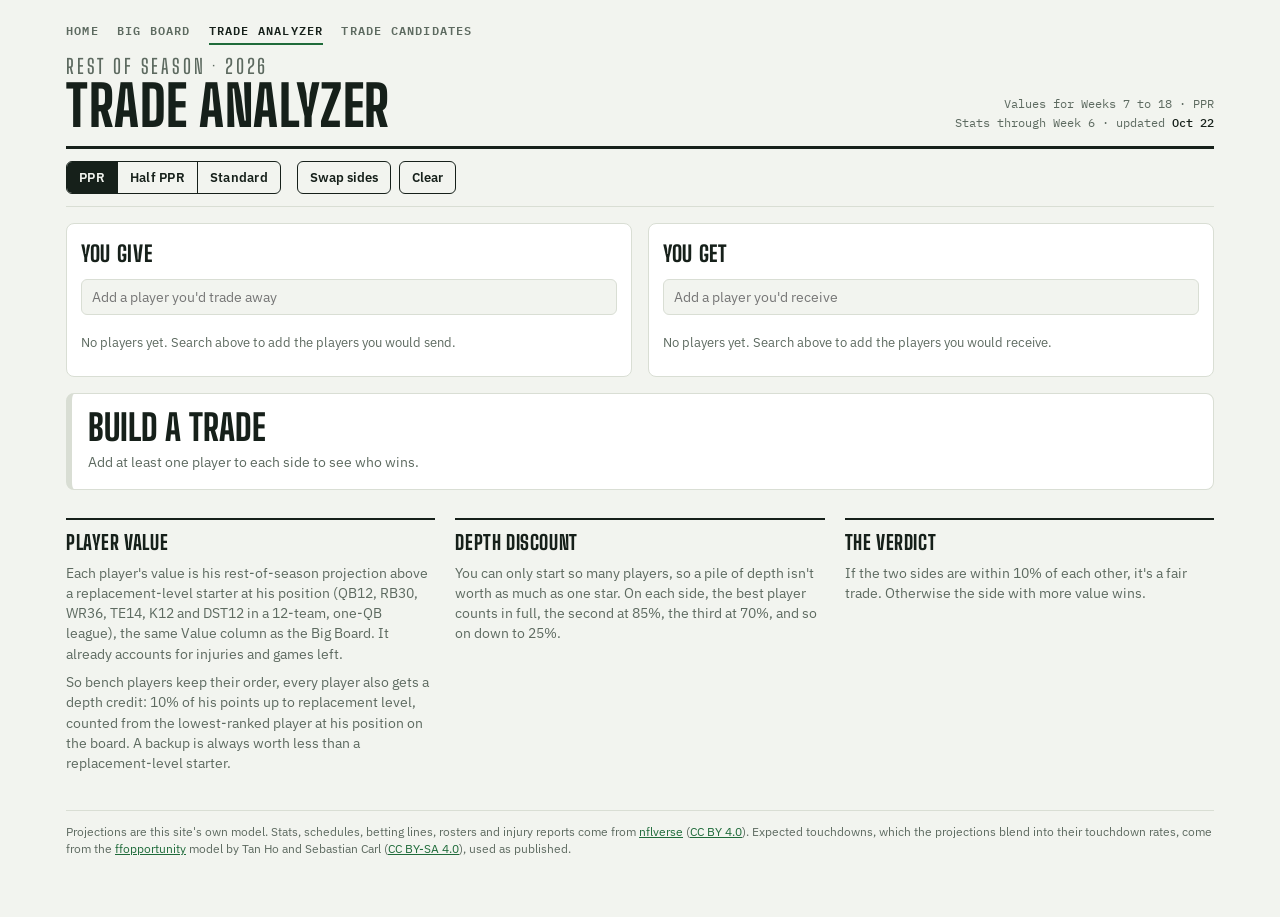
<file: trade.html>
<!doctype html>
<html lang="en">
<head>
<meta charset="utf-8">
<meta name="viewport" content="width=device-width,initial-scale=1,viewport-fit=cover">
<title>Trade Analyzer</title>
<link rel="preconnect" href="https://fonts.googleapis.com">
<link rel="preconnect" href="https://fonts.gstatic.com" crossorigin>
<link rel="stylesheet" href="https://fonts.googleapis.com/css2?family=Big+Shoulders+Display:wght@600;800&family=IBM+Plex+Sans:wght@400;500;600&family=IBM+Plex+Mono:wght@400;500&display=swap">
<link rel="stylesheet" href="style.css">
<style>
/* Two sides of the deal side by side, the verdict underneath */
.sides{display:grid;grid-template-columns:1fr 1fr;gap:16px;margin-top:16px}
@media (max-width:760px){.sides{grid-template-columns:1fr}}
.side{background:var(--surface);border:1px solid var(--line);border-radius:8px;padding:14px;min-width:0}
.side h2{font-family:var(--display);font-weight:800;text-transform:uppercase;font-size:22px;letter-spacing:.03em;margin:0 0 10px;display:flex;justify-content:space-between;align-items:baseline;gap:8px}
.side h2 .tot{font:500 13px var(--mono);letter-spacing:0;text-transform:none;color:var(--muted)}
.side h2 .tot b{color:var(--fg);font-size:16px}
.picker{position:relative}
.picker input{font:14px var(--body);padding:8px 10px;border:1px solid var(--line);border-radius:6px;background:var(--bg);color:var(--fg);width:100%}
.picker ul{position:absolute;z-index:10;left:0;right:0;top:calc(100% + 4px);margin:0;padding:4px;list-style:none;background:var(--surface);border:1px solid var(--line);border-radius:6px;box-shadow:0 8px 24px rgb(0 0 0 / .18);max-height:320px;overflow-y:auto}
.picker li{display:flex;justify-content:space-between;align-items:center;gap:10px;padding:7px 8px;border-radius:4px;cursor:pointer}
.picker li[aria-selected="true"]{background:var(--chalk)}
.picker li .pv{font:500 12px var(--mono);color:var(--muted);white-space:nowrap}
.picker li.none{color:var(--muted);cursor:default}
.plist{list-style:none;margin:10px 0 0;padding:0}
.plist li{display:grid;grid-template-columns:1fr auto auto;gap:10px;align-items:center;padding:9px 0;border-top:1px solid var(--line)}
.plist .val{font:500 14px var(--mono);text-align:right}
.plist .cnt{display:block;font-size:11px;color:var(--muted)}
.plist button{font:600 16px var(--body);line-height:1;background:transparent;color:var(--muted);border:1px solid var(--line);border-radius:6px;width:30px;height:30px;cursor:pointer}
.plist button:hover{color:var(--bad);border-color:var(--bad)}
.hint{color:var(--muted);font-size:13px;padding:14px 0 4px;margin:0}
.verdict{margin-top:16px;background:var(--surface);border:1px solid var(--line);border-left:6px solid var(--line);border-radius:8px;padding:16px}
.verdict.win{border-left-color:var(--accent)} .verdict.lose{border-left-color:var(--bad)} .verdict.fair{border-left-color:var(--warn)}
.verdict h2{font-family:var(--display);font-weight:800;text-transform:uppercase;font-size:clamp(26px,4vw,36px);line-height:1;margin:0 0 6px}
.verdict p{margin:0;color:var(--muted)}
.tip{position:relative;height:14px;border-radius:7px;background:var(--chalk);margin:14px 0 6px;overflow:hidden}
.tip span{position:absolute;top:0;bottom:0}
.tip .give{left:0;background:var(--bad);opacity:.55}
.tip .get{right:0;background:var(--accent);opacity:.7}
.tip .mid{left:50%;width:2px;margin-left:-1px;background:var(--fg)}
.tiplab{display:flex;justify-content:space-between;font:500 11px var(--mono);color:var(--muted)}
.actions{display:flex;gap:8px;flex-wrap:wrap}
.actions button{font:600 13px var(--body);background:transparent;color:var(--fg);border:1.5px solid var(--fg);border-radius:6px;padding:7px 12px;cursor:pointer}
</style>
</head>
<body>

<div class="wrap">
  <nav class="site" aria-label="Pages"><a href="index.html">Home</a><a href="board.html">Big Board</a><a href="trade.html" aria-current="page">Trade Analyzer</a><a href="candidates.html">Trade Candidates</a></nav>
  <header class="top">
    <h1><small id="kicker"></small>Trade Analyzer</h1>
    <div class="meta" id="meta"></div>
  </header>

  <div class="controls" role="toolbar" aria-label="Trade options">
    <div class="seg" id="fmt" aria-label="Scoring format">
      <button type="button" data-f="ppr" aria-pressed="true">PPR</button>
      <button type="button" data-f="half" aria-pressed="false">Half PPR</button>
      <button type="button" data-f="std" aria-pressed="false">Standard</button>
    </div>
    <div class="actions">
      <button type="button" id="swap">Swap sides</button>
      <button type="button" id="clear">Clear</button>
    </div>
  </div>

  <div class="sides">
    <section class="side" id="side-give" aria-labelledby="h-give">
      <h2><span id="h-give">You give</span><span class="tot" id="tot-give"></span></h2>
      <div class="picker">
        <input type="search" id="q-give" placeholder="Add a player you'd trade away" autocomplete="off"
               role="combobox" aria-expanded="false" aria-controls="dd-give" aria-autocomplete="list" aria-label="Add a player you give">
        <ul id="dd-give" role="listbox" hidden></ul>
      </div>
      <ul class="plist" id="list-give"></ul>
    </section>
    <section class="side" id="side-get" aria-labelledby="h-get">
      <h2><span id="h-get">You get</span><span class="tot" id="tot-get"></span></h2>
      <div class="picker">
        <input type="search" id="q-get" placeholder="Add a player you'd receive" autocomplete="off"
               role="combobox" aria-expanded="false" aria-controls="dd-get" aria-autocomplete="list" aria-label="Add a player you get">
        <ul id="dd-get" role="listbox" hidden></ul>
      </div>
      <ul class="plist" id="list-get"></ul>
    </section>
  </div>

  <div class="verdict" id="verdict" aria-live="polite"></div>

  <div class="notes">
    <section>
      <h2>Player value</h2>
      <p>Each player's value is his rest-of-season projection above a replacement-level starter at his position (QB12, RB30, WR36, TE14, K12 and DST12 in a 12-team, one-QB league), the same Value column as the Big Board. It already accounts for injuries and games left.</p>
      <p>So bench players keep their order, every player also gets a depth credit: 10% of his points up to replacement level, counted from the lowest-ranked player at his position on the board. A backup is always worth less than a replacement-level starter.</p>
    </section>
    <section>
      <h2>Depth discount</h2>
      <p>You can only start so many players, so a pile of depth isn't worth as much as one star. On each side, the best player counts in full, the second at 85%, the third at 70%, and so on down to 25%.</p>
    </section>
    <section>
      <h2>The verdict</h2>
      <p>If the two sides are within 10% of each other, it's a fair trade. Otherwise the side with more value wins.</p>
    </section>
  </div>

  <p class="credit">Projections are this site's own model. Stats, schedules, betting lines, rosters and injury reports come from <a href="https://github.com/nflverse" target="_blank" rel="noopener">nflverse</a> (<a href="https://creativecommons.org/licenses/by/4.0/" target="_blank" rel="noopener">CC BY 4.0</a>). Expected touchdowns, which the projections blend into their touchdown rates, come from the <a href="https://github.com/ffverse/ffopportunity" target="_blank" rel="noopener">ffopportunity</a> model by Tan Ho and Sebastian Carl (<a href="https://creativecommons.org/licenses/by-sa/4.0/" target="_blank" rel="noopener">CC BY-SA 4.0</a>), used as published.</p>
</div>

<script src="data.js?v=b7a813c1a7"></script>
<script>
const $=id=>document.getElementById(id);
const FMT={ppr:'PPR',half:'Half PPR',std:'Standard'};
const OUTS=new Set(['Out','IR','PUP','DNR','Doubtful','Sus']);
const DEPTH=[1,.85,.7,.55,.4,.25];   // share of value counted for each side's 1st, 2nd, 3rd... best player
const FAIR=0.10;                     // sides within 10% of each other are a fair trade
const DEPTH_CREDIT=0.10;             // share of each point up to replacement level that counts, so bench players keep their order
const key=o=>`${o.n}|${o.p}|${o.t}`;
const BY=new Map(ROS.map(o=>[key(o),o]));
const st={f:'ppr', give:[], get:[]};
try{const s=JSON.parse(localStorage.getItem('cbb')||'{}'); if(FMT[s.f]) st.f=s.f;}catch(e){}
try{const t=JSON.parse(localStorage.getItem('cbb-trade')||'{}');
  for(const side of ['give','get']) st[side]=(t[side]||[]).filter(k=>BY.has(k));}catch(e){}

// Per position and format: the replacement level (points minus value) and the lowest score on the board
const LEVELS={};
for(const f of Object.keys(FMT)){LEVELS[f]={};
  for(const o of ROS){const d=o.f[f], l=LEVELS[f][o.p]??={repl:d.pts-d.v, floor:d.pts}; l.floor=Math.min(l.floor,d.pts);}}
// Full credit for points above replacement, plus a small depth credit for points up to it
function value(o){const d=o.f[st.f], l=LEVELS[st.f][o.p];
  return DEPTH_CREDIT*Math.max(0,Math.min(d.pts,l.repl)-l.floor)+Math.max(0,d.pts-l.repl);}
const fmt1=x=>x.toFixed(1);
const esc=s=>s.replace(/[&<>"]/g,c=>({'&':'&amp;','<':'&lt;','>':'&gt;','"':'&quot;'}[c]));
function injTag(o){if(!o.i)return ''; const c=OUTS.has(o.i)?'out':'q'; return `<span class="inj ${c}">${o.i==='Questionable'?'Q':o.i}</span>`;}

// Each side's players, best first, with the share of value that counts
function tally(side){
  const ps=st[side].map(k=>BY.get(k)).sort((a,b)=>value(b)-value(a));
  const rows=ps.map((o,i)=>{const w=DEPTH[Math.min(i,DEPTH.length-1)]; return {o, raw:value(o), w, counted:value(o)*w};});
  return {rows, raw:rows.reduce((s,r)=>s+r.raw,0), total:rows.reduce((s,r)=>s+r.counted,0)};
}

function drawSide(side, t){
  $(`tot-${side}`).innerHTML = t.rows.length ? `<b>${fmt1(t.total)}</b> value` : '';
  $(`list-${side}`).innerHTML = t.rows.length ? t.rows.map(r=>{const o=r.o, f=o.f[st.f];
    return `<li><div><div class="pname">${esc(o.n)}</div><div class="psub"><span class="pos ${o.p}">${o.p}${f.pr}</span><span>${o.t}</span>${o.b?`<span>Bye ${o.b}</span>`:''}${injTag(o)}</div></div>
      <div class="val">${fmt1(r.counted)}<span class="cnt">${r.w<1?`${Math.round(r.w*100)}% of ${fmt1(r.raw)}`:`${fmt1(f.pts)} pts`}</span></div>
      <button type="button" data-k="${esc(key(o))}" aria-label="Remove ${esc(o.n)}">×</button></li>`;}).join('')
    : `<li class="hint" style="display:block;border:0">${side==='give'?'No players yet. Search above to add the players you would send.':'No players yet. Search above to add the players you would receive.'}</li>`;
}

function drawVerdict(give, get){
  const v=$('verdict');
  if(!give.rows.length||!get.rows.length){
    v.className='verdict'; v.innerHTML=`<h2>Build a trade</h2><p>Add at least one player to each side to see who wins.</p>`; return;}
  const diff=get.total-give.total, big=Math.max(give.total,get.total), pct=big>0?Math.abs(diff)/big:0;
  let cls, head;
  if(big===0||pct<=FAIR){cls='fair'; head='Fair trade';}
  else if(diff>0){cls='win'; head='You win';}
  else {cls='lose'; head='They win';}
  const by = cls==='fair' ? (big===0?'Neither side has value above replacement.':`The sides are within ${Math.round(FAIR*100)}% of each other (${fmt1(Math.abs(diff))} value apart).`)
    : `${cls==='win'?'You get':'You give up'} ${fmt1(Math.abs(diff))} more value, ${Math.round(pct*100)}% of the bigger side.`;
  const sum=give.total+get.total, gw=sum?give.total/sum*100:50;
  v.className=`verdict ${cls}`;
  v.innerHTML=`<h2>${head}</h2><p>${by}</p>
    <div class="tip" role="img" aria-label="You give ${fmt1(give.total)}, you get ${fmt1(get.total)}"><span class="give" style="width:${gw}%"></span><span class="get" style="width:${100-gw}%"></span><span class="mid"></span></div>
    <div class="tiplab"><span>You give ${fmt1(give.total)}</span><span>You get ${fmt1(get.total)}</span></div>`;
}

function render(){
  const give=tally('give'), get=tally('get');
  drawSide('give',give); drawSide('get',get); drawVerdict(give,get);
  document.querySelectorAll('#fmt button').forEach(b=>b.setAttribute('aria-pressed',b.dataset.f===st.f));
  $('kicker').textContent=`Rest of season · ${INFO.season}`;
  const built=new Date(INFO.built+'T12:00:00').toLocaleDateString('en-US',{month:'short',day:'numeric'});
  $('meta').innerHTML=`<span>Values for Weeks ${INFO.week} to 18 · ${FMT[st.f]}</span><span>Stats through Week ${INFO.stats_through} · updated <b>${built}</b></span>`;
  try{const s=JSON.parse(localStorage.getItem('cbb')||'{}'); s.f=st.f; localStorage.setItem('cbb',JSON.stringify(s));
      localStorage.setItem('cbb-trade',JSON.stringify({give:st.give,get:st.get}));}catch(e){}
}

// Search box with a dropdown of matching players; arrow keys move, Enter adds, Escape closes
function picker(side){
  const input=$(`q-${side}`), dd=$(`dd-${side}`);
  let matches=[], active=0;
  const close=()=>{dd.hidden=true; input.setAttribute('aria-expanded','false'); input.removeAttribute('aria-activedescendant');};
  function show(){
    const q=input.value.trim().toLowerCase();
    if(!q){close(); return;}
    const taken=new Set([...st.give,...st.get]);
    matches=ROS.filter(o=>!taken.has(key(o))&&(o.n.toLowerCase().includes(q)||o.t.toLowerCase()===q||o.p.toLowerCase()===q))
      .sort((a,b)=>value(b)-value(a)).slice(0,10);
    active=Math.min(active,Math.max(0,matches.length-1));
    dd.innerHTML=matches.length ? matches.map((o,i)=>`<li id="${side}-opt-${i}" role="option" aria-selected="${i===active}" data-i="${i}">
        <span><span class="pname">${esc(o.n)}</span> <span class="psub" style="display:inline-flex"><span class="pos ${o.p}">${o.p}${o.f[st.f].pr}</span><span>${o.t}</span>${injTag(o)}</span></span>
        <span class="pv">${fmt1(value(o))}</span></li>`).join('')
      : `<li class="none">No players match</li>`;
    dd.hidden=false; input.setAttribute('aria-expanded','true');
    if(matches.length) input.setAttribute('aria-activedescendant',`${side}-opt-${active}`);
  }
  function add(i){const o=matches[i]; if(!o)return; st[side].push(key(o)); input.value=''; active=0; close(); render(); input.focus();}
  input.addEventListener('input',()=>{active=0; show();});
  input.addEventListener('focus',show);
  input.addEventListener('keydown',e=>{
    if(e.key==='ArrowDown'||e.key==='ArrowUp'){if(dd.hidden)show(); if(!matches.length)return; e.preventDefault();
      active=(active+(e.key==='ArrowDown'?1:-1)+matches.length)%matches.length; show();
      $(`${side}-opt-${active}`)?.scrollIntoView({block:'nearest'});}
    else if(e.key==='Enter'){if(!dd.hidden&&matches.length){e.preventDefault(); add(active);}}
    else if(e.key==='Escape'){close();}
  });
  dd.addEventListener('mousedown',e=>{const li=e.target.closest('li[data-i]'); if(li){e.preventDefault(); add(+li.dataset.i);}});
  input.addEventListener('blur',close);
  $(`list-${side}`).addEventListener('click',e=>{const b=e.target.closest('button[data-k]'); if(b){st[side]=st[side].filter(k=>k!==b.dataset.k); render();}});
}
picker('give'); picker('get');
$('fmt').addEventListener('click',e=>{const b=e.target.closest('button'); if(b){st.f=b.dataset.f; render();}});
$('swap').addEventListener('click',()=>{[st.give,st.get]=[st.get,st.give]; render();});
$('clear').addEventListener('click',()=>{st.give=[]; st.get=[]; render();});
render();
</script>

</body>
</html>
</file>
<file: style.css>
/* Layout: a stadium-scoreboard header over one dense, sortable board; controls stick above the table */
:root{
  --bg:#f2f4ef; --surface:#ffffff; --line:#d9ded4; --fg:#16201a; --muted:#5d6a60;
  --accent:#1f6b3a; --accent-ink:#ffffff; --chalk:#e7ece2;
  --bad:#b42318; --warn:#a15c07; --badbg:#fde8e6; --warnbg:#fdf1dc;
  --pos-qb:#9d174d; --pos-rb:#166534; --pos-wr:#1d4ed8; --pos-te:#a16207; --pos-k:#475569; --pos-dst:#6b21a8;
  --display:"Big Shoulders Display","Arial Narrow",Impact,sans-serif;
  --body:"IBM Plex Sans",system-ui,-apple-system,"Segoe UI",sans-serif;
  --mono:"IBM Plex Mono",ui-monospace,Menlo,Consolas,monospace;
}
@media (prefers-color-scheme: dark){:root:not([data-theme="light"]){
  --bg:#0f1511; --surface:#161e18; --line:#2a352d; --fg:#e6ece5; --muted:#93a196;
  --accent:#4ade80; --accent-ink:#0b1a10; --chalk:#1d2720;
  --bad:#fca5a5; --warn:#fcd34d; --badbg:#3b1514; --warnbg:#33260b;
  --pos-qb:#f9a8d4; --pos-rb:#86efac; --pos-wr:#93c5fd; --pos-te:#fde047; --pos-k:#cbd5e1; --pos-dst:#d8b4fe;
  color-scheme:dark}}
:root[data-theme="dark"]{
  --bg:#0f1511; --surface:#161e18; --line:#2a352d; --fg:#e6ece5; --muted:#93a196;
  --accent:#4ade80; --accent-ink:#0b1a10; --chalk:#1d2720;
  --bad:#fca5a5; --warn:#fcd34d; --badbg:#3b1514; --warnbg:#33260b;
  --pos-qb:#f9a8d4; --pos-rb:#86efac; --pos-wr:#93c5fd; --pos-te:#fde047; --pos-k:#cbd5e1; --pos-dst:#d8b4fe;
  color-scheme:dark}
*{box-sizing:border-box}
body{background:var(--bg);color:var(--fg);font-family:var(--body);font-size:14px;line-height:1.45}
.wrap{max-width:1180px;margin:0 auto;padding-inline:16px;padding-block:20px 48px}
header.top{display:flex;flex-wrap:wrap;align-items:flex-end;justify-content:space-between;gap:12px 24px;padding-bottom:14px;border-bottom:3px solid var(--fg)}
h1{font-family:var(--display);font-weight:800;font-size:clamp(34px,6vw,56px);line-height:.9;letter-spacing:.01em;text-transform:uppercase;margin:0;text-wrap:balance}
h1 small{display:block;font-size:.36em;letter-spacing:.14em;color:var(--muted);font-weight:600;margin-bottom:6px}
.meta{font-family:var(--mono);font-size:12px;color:var(--muted);display:grid;gap:2px;text-align:right}
.meta b{color:var(--fg);font-weight:500}
.controls{position:sticky;top:env(safe-area-inset-top,0px);z-index:5;background:var(--bg);display:flex;flex-wrap:wrap;gap:10px 16px;align-items:center;padding-block:12px;border-bottom:1px solid var(--line)}
.seg{display:inline-flex;border:1.5px solid var(--fg);border-radius:6px;overflow:hidden}
.seg button{font:600 13px var(--body);background:transparent;color:var(--fg);border:0;padding:7px 12px;cursor:pointer;letter-spacing:.02em}
.seg button+button{border-left:1.5px solid var(--fg)}
.seg button[aria-pressed="true"]{background:var(--fg);color:var(--bg)}
.chips{display:flex;flex-wrap:wrap;gap:6px}
.chips button{font:500 12px var(--mono);background:var(--surface);color:var(--fg);border:1px solid var(--line);border-radius:999px;padding:5px 10px;cursor:pointer}
.chips button[aria-pressed="true"]{background:var(--accent);color:var(--accent-ink);border-color:var(--accent)}
.search{flex:1 1 180px;min-width:0;display:flex;gap:10px;align-items:center;justify-content:flex-end;flex-wrap:wrap}
.search input[type=search]{font:14px var(--body);padding:7px 10px;border:1px solid var(--line);border-radius:6px;background:var(--surface);color:var(--fg);width:100%;max-width:240px}
.search label{font-size:12px;color:var(--muted);display:flex;gap:6px;align-items:center;white-space:nowrap}
button:focus-visible,input:focus-visible,th:focus-visible{outline:2px solid var(--accent);outline-offset:2px}
.legend{font-size:12px;color:var(--muted);padding-block:10px;max-width:90ch;margin:0}
.tablebox{overflow-x:auto;background:var(--surface);border:1px solid var(--line);border-radius:8px}
table{width:100%;border-collapse:collapse;font-variant-numeric:tabular-nums;min-width:820px}
th{font:600 11px var(--mono);text-transform:uppercase;letter-spacing:.08em;color:var(--muted);text-align:right;padding:10px 10px;border-bottom:1.5px solid var(--fg);background:var(--chalk);position:sticky;top:0;user-select:none;white-space:nowrap}
th[data-k]{cursor:pointer}
th.l,td.l{text-align:left}
th[aria-sort="ascending"]::after{content:" ▲"} th[aria-sort="descending"]::after{content:" ▼"}
td{padding:8px 10px;border-bottom:1px solid var(--line);text-align:right;font-family:var(--mono);font-size:13px;white-space:nowrap}
tr:hover td{background:var(--chalk)}
td.rank{font-family:var(--display);font-weight:800;font-size:22px;line-height:1;text-align:left;width:52px}
td.player{font-family:var(--body);white-space:normal;min-width:190px}
.pname{font-weight:600;font-size:14px}
.psub{font-family:var(--mono);font-size:11px;color:var(--muted);display:flex;gap:8px;flex-wrap:wrap;align-items:center;margin-top:1px}
.pos{font:600 11px var(--mono);padding:2px 6px;border-radius:4px;border:1px solid currentColor}
.pos.QB{color:var(--pos-qb)}.pos.RB{color:var(--pos-rb)}.pos.WR{color:var(--pos-wr)}.pos.TE{color:var(--pos-te)}.pos.K{color:var(--pos-k)}.pos.DST{color:var(--pos-dst)}
.inj{font:600 10px var(--mono);text-transform:uppercase;letter-spacing:.06em;padding:1px 6px;border-radius:3px}
.inj.out{background:var(--badbg);color:var(--bad)} .inj.q{background:var(--warnbg);color:var(--warn)}
.proj{font-weight:500;color:var(--fg);font-size:14px}
.na{color:var(--muted)}
td.stat{font-size:12px;color:var(--muted);white-space:normal;min-width:220px}
td.range{width:190px}
.rbox{display:flex;align-items:center;gap:8px;justify-content:flex-end}
.rtxt{font-size:11px;color:var(--muted);min-width:64px}
.bar{position:relative;height:18px;width:110px;flex:none}
.bar .rail{position:absolute;left:0;right:0;top:8px;height:2px;background:var(--line)}
.bar .rng{position:absolute;top:6px;height:6px;background:var(--accent);opacity:.35;border-radius:3px}
.bar .tick{position:absolute;top:3px;width:2px;height:12px;margin-left:-1px;background:var(--accent)}
.empty{padding:28px;text-align:center;color:var(--muted);font-family:var(--body)}
.notes{margin-top:28px;display:grid;grid-template-columns:repeat(auto-fit,minmax(260px,1fr));gap:20px}
.notes section{min-width:0}
.notes h2{font-family:var(--display);font-weight:800;text-transform:uppercase;font-size:20px;letter-spacing:.03em;margin:0 0 6px;border-top:2px solid var(--fg);padding-top:8px}
.notes p{margin:0 0 8px;color:var(--muted);max-width:62ch}
.notes a,.credit a{color:var(--accent)}
.count{font-family:var(--mono);font-size:12px;color:var(--muted);padding-block:8px 0}
.credit{margin-top:28px;padding-top:12px;border-top:1px solid var(--line);font-size:12px;color:var(--muted)}
@media (max-width:640px){.meta{text-align:left}.search{justify-content:flex-start}.search input[type=search]{max-width:none}}
@media (prefers-reduced-motion:reduce){*{transition:none!important}}
.views{display:flex;gap:4px;padding-top:14px;flex-wrap:wrap}
.views button{font:800 18px var(--display);text-transform:uppercase;letter-spacing:.05em;background:transparent;color:var(--muted);border:0;border-bottom:4px solid transparent;padding:4px 10px 6px;cursor:pointer}
.views button[aria-selected="true"]{color:var(--fg);border-bottom-color:var(--accent)}
.views button .tag{font:500 11px var(--mono);letter-spacing:.02em;text-transform:none;margin-left:6px;color:var(--muted)}
.game{font:500 11px var(--mono);color:var(--muted)}
.gstat{font:600 10px var(--mono);text-transform:uppercase;letter-spacing:.06em;padding:1px 6px;border-radius:3px;background:var(--chalk);color:var(--muted)}
.gstat.up{background:transparent;border:1px solid var(--accent);color:var(--accent)}
.notice{font-size:13px;color:var(--muted);padding-block:10px 0;max-width:80ch;margin:0}
.notice b{color:var(--fg)}
nav.site{display:flex;flex-wrap:wrap;gap:6px 18px;padding-bottom:12px;font:600 12px var(--mono);text-transform:uppercase;letter-spacing:.1em}
nav.site a{white-space:nowrap;color:var(--muted);text-decoration:none;padding-bottom:3px;border-bottom:2px solid transparent}
nav.site a:hover{color:var(--fg)}
nav.site a[aria-current="page"]{color:var(--fg);border-bottom-color:var(--accent)}
[hidden]{display:none!important}
body{margin:0}
</file>
